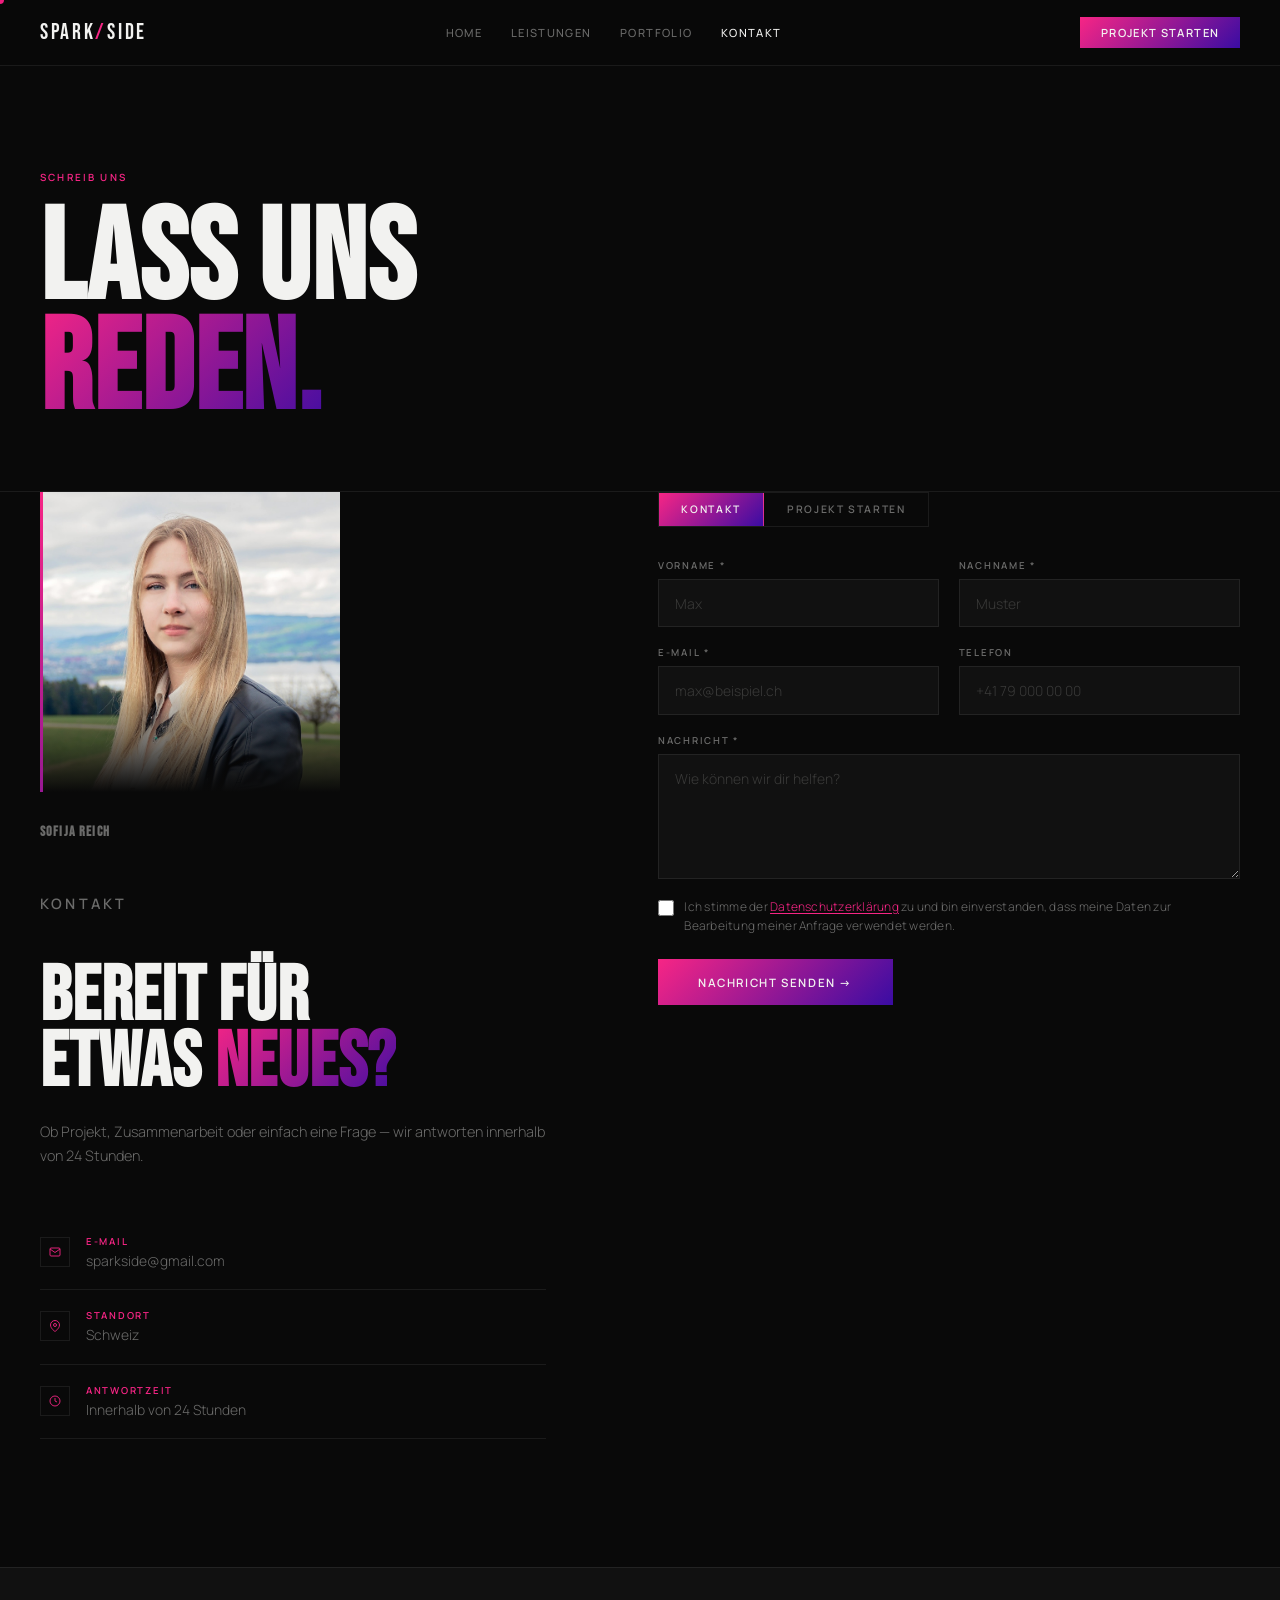
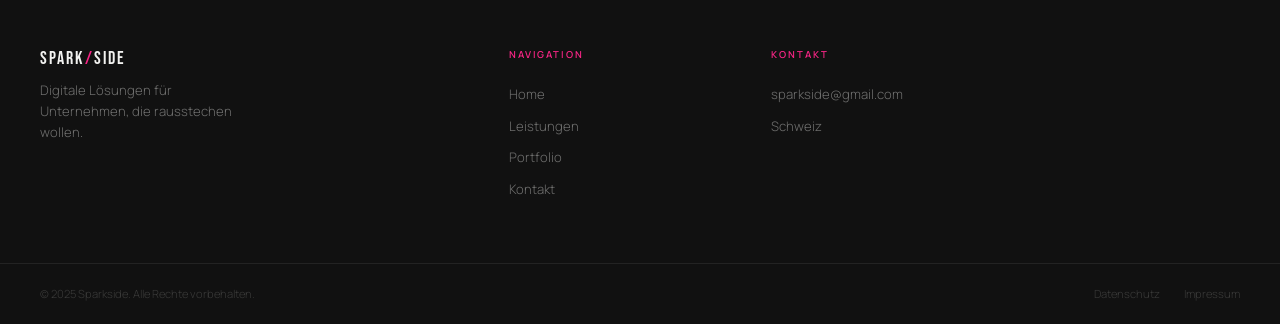
<file: contact.html>
<!DOCTYPE html>
<html lang="de">

<head>
  <meta charset="UTF-8" />
  <meta name="viewport" content="width=device-width, initial-scale=1.0" />
  <title>Kontakt — Sparkside</title>
  <link href="https://fonts.googleapis.com/css2?family=Bebas+Neue&family=Manrope:wght@300;400;500;600&display=swap"
    rel="stylesheet" />
  <link rel="stylesheet" href="style.css" />
  <style>
    .form-tabs {
      display: flex;
      gap: 0;
      margin-bottom: 2rem;
      border: 1px solid var(--bdr);
      width: fit-content;
    }

    .form-tab {
      font-size: .65rem;
      font-weight: 600;
      letter-spacing: .16em;
      text-transform: uppercase;
      padding: .6rem 1.4rem;
      cursor: pointer;
      background: transparent;
      color: var(--dim);
      border: none;
      border-right: 1px solid var(--bdr);
      transition: color .2s, background .2s;
      font-family: var(--fb);
    }

    .form-tab:last-child {
      border-right: none;
    }

    .form-tab.active {
      background: var(--grad);
      color: var(--w);
    }

    .form-panel {
      display: none;
    }

    .form-panel.active {
      display: flex;
      flex-direction: column;
      gap: 1.2rem;
    }

    .fg-check {
      display: flex;
      flex-direction: row;
      align-items: flex-start;
      gap: .65rem;
    }

    .fg-check input[type="checkbox"] {
      width: 16px;
      height: 16px;
      flex-shrink: 0;
      margin-top: 2px;
      accent-color: var(--g);
      cursor: pointer;
    }

    .fg-check label {
      font-size: .75rem;
      line-height: 1.55;
      letter-spacing: .02em;
      text-transform: none;
      color: var(--dim);
      cursor: pointer;
    }

    .fg-check label a {
      color: var(--g);
      text-decoration: underline;
      text-underline-offset: 2px;
    }

    #form-msg {
      display: none;
    }

    .cta-glow::after {
      background: radial-gradient(ellipse at 30%, rgba(247, 37, 133, .06) 0%, rgba(58, 12, 163, .04) 60%, transparent 80%);
    }
  </style>
</head>

<body>
  <div id="cur"></div>

  <nav id="nav">
    <div class="nav-in">
      <a class="logo" href="/">SPARK<span>/</span>SIDE</a>
      <ul class="nl">
        <li><a href="/">Home</a></li>
        <li><a href="/services">Leistungen</a></li>
        <li><a href="/portfolio">Portfolio</a></li>
        <li><a href="/contact" class="on">Kontakt</a></li>
      </ul>
      <a class="ncta" href="/contact?typ=projekt">Projekt starten</a>
      <button class="burg" id="burg" aria-label="Menü"><span></span><span></span><span></span></button>
    </div>
  </nav>

  <div class="drw" id="drw">
    <a href="/" onclick="closeDrawer()">Home</a>
    <a href="/services" onclick="closeDrawer()">Leistungen</a>
    <a href="/portfolio" onclick="closeDrawer()">Portfolio</a>
    <a href="/contact" onclick="closeDrawer()">Kontakt</a>
    <a class="drw-cta" href="/contact?typ=projekt" onclick="closeDrawer()">Projekt starten →</a>
  </div>

  <div class="spacer"></div>

  <main>
    <div class="ph">
      <p class="tag rv">Schreib uns</p>
      <h1 class="rv d1">LASS UNS<br><span>REDEN.</span></h1>
    </div>

    <div class="cg">
      <div class="cl rv">
        <div class="portrait-ph">
          <div class="portrait-ph-inner">
            <picture>
              <img src="assets/image00001_cropped.jpeg" alt="Sofija Reich — Sparkside" class="portrait-img" />
            </picture>
          </div>
        </div>
        <p class="portrait-name">Sofija Reich</p>
        <p class="tag">Kontakt</p>
        <h2>BEREIT FÜR<br>ETWAS <span>NEUES?</span></h2>
        <p>Ob Projekt, Zusammenarbeit oder einfach eine Frage — wir antworten innerhalb von 24 Stunden.</p>

        <div class="cdet">
          <div class="cdet-ic">
            <svg viewBox="0 0 24 24">
              <path d="M4 4h16c1.1 0 2 .9 2 2v12c0 1.1-.9 2-2 2H4c-1.1 0-2-.9-2-2V6c0-1.1.9-2 2-2z" />
              <polyline points="22,6 12,13 2,6" />
            </svg>
          </div>
          <div>
            <div class="cdet-l">E-Mail</div>
            <div class="cdet-v"><a href="mailto:sparkside@gmail.com">sparkside@gmail.com</a></div>
          </div>
        </div>

        <div class="cdet">
          <div class="cdet-ic">
            <svg viewBox="0 0 24 24">
              <path d="M21 10c0 7-9 13-9 13s-9-6-9-13a9 9 0 0 1 18 0z" />
              <circle cx="12" cy="10" r="3" />
            </svg>
          </div>
          <div>
            <div class="cdet-l">Standort</div>
            <div class="cdet-v">Schweiz</div>
          </div>
        </div>

        <div class="cdet">
          <div class="cdet-ic">
            <svg viewBox="0 0 24 24">
              <circle cx="12" cy="12" r="10" />
              <polyline points="12 6 12 12 16 14" />
            </svg>
          </div>
          <div>
            <div class="cdet-l">Antwortzeit</div>
            <div class="cdet-v">Innerhalb von 24 Stunden</div>
          </div>
        </div>
      </div>

      <div class="rv d1">
        <div class="form-tabs">
          <button class="form-tab active" onclick="switchTab('kontakt', this)">Kontakt</button>
          <button class="form-tab" onclick="switchTab('projekt', this)">Projekt starten</button>
        </div>

        <div id="form-msg" class="form-msg"></div>

        <!-- Kontakt-Formular -->
        <form id="form-kontakt" class="form-panel active" action="https://formspree.io/f/DEINE_FORMSPREE_ID"
          method="POST">
          <input type="hidden" name="_subject" value="Neue Kontaktanfrage — Sparkside" />
          <input type="hidden" name="anfrage_typ" value="Kontakt" />

          <div class="fr">
            <div class="fg">
              <label for="k-vorname">Vorname *</label>
              <input id="k-vorname" type="text" name="vorname" required placeholder="Max" autocomplete="given-name" />
            </div>
            <div class="fg">
              <label for="k-nachname">Nachname *</label>
              <input id="k-nachname" type="text" name="nachname" required placeholder="Muster"
                autocomplete="family-name" />
            </div>
          </div>

          <div class="fr">
            <div class="fg">
              <label for="k-email">E-Mail *</label>
              <input id="k-email" type="email" name="email" required placeholder="max@beispiel.ch"
                autocomplete="email" />
            </div>
            <div class="fg">
              <label for="k-telefon">Telefon</label>
              <input id="k-telefon" type="tel" name="telefon" placeholder="+41 79 000 00 00" autocomplete="tel" />
            </div>
          </div>

          <div class="fg">
            <label for="k-nachricht">Nachricht *</label>
            <textarea id="k-nachricht" name="nachricht" required placeholder="Wie können wir dir helfen?"></textarea>
          </div>

          <div class="fg-check">
            <input type="checkbox" id="k-dsgvo" name="datenschutz" required value="akzeptiert" />
            <label for="k-dsgvo">
              Ich stimme der <a href="#">Datenschutzerklärung</a> zu und bin einverstanden, dass meine Daten zur
              Bearbeitung meiner Anfrage verwendet werden.
            </label>
          </div>

          <button type="submit" class="fsub">Nachricht senden →</button>
        </form>

        <!-- Projekt-Formular -->
        <form id="form-projekt" class="form-panel" action="https://formspree.io/f/DEINE_FORMSPREE_ID" method="POST">
          <input type="hidden" name="_subject" value="Neue Projektanfrage — Sparkside" />
          <input type="hidden" name="anfrage_typ" value="Projekt starten" />

          <div class="fr">
            <div class="fg">
              <label for="p-vorname">Vorname *</label>
              <input id="p-vorname" type="text" name="vorname" required placeholder="Max" autocomplete="given-name" />
            </div>
            <div class="fg">
              <label for="p-nachname">Nachname *</label>
              <input id="p-nachname" type="text" name="nachname" required placeholder="Muster"
                autocomplete="family-name" />
            </div>
          </div>

          <div class="fr">
            <div class="fg">
              <label for="p-email">E-Mail *</label>
              <input id="p-email" type="email" name="email" required placeholder="max@beispiel.ch"
                autocomplete="email" />
            </div>
            <div class="fg">
              <label for="p-telefon">Telefon</label>
              <input id="p-telefon" type="tel" name="telefon" placeholder="+41 79 000 00 00" autocomplete="tel" />
            </div>
          </div>

          <div class="fr">
            <div class="fg">
              <label for="p-leistung">Gewünschte Leistung *</label>
              <select id="p-leistung" name="leistung" required>
                <option value="">Bitte wählen …</option>
                <option value="Webdesign & Entwicklung">Webdesign &amp; Entwicklung</option>
                <option value="Branding & Corporate Design">Branding &amp; Corporate Design</option>
                <option value="Social Media Management">Social Media Management</option>
                <option value="Print & Digitale Dossiers">Print &amp; Digitale Dossiers</option>
                <option value="SEO & Digital Ads">SEO &amp; Digital Ads</option>
                <option value="Mehrere / Paket">Mehrere / Paket</option>
              </select>
            </div>
            <div class="fg">
              <label for="p-budget">Geschätztes Budget</label>
              <select id="p-budget" name="budget">
                <option value="Noch unklar">Noch unklar</option>
                <option value="Bis CHF 2'000">Bis CHF 2'000</option>
                <option value="CHF 2'000–5'000">CHF 2'000–5'000</option>
                <option value="CHF 5'000–10'000">CHF 5'000–10'000</option>
                <option value="Über CHF 10'000">Über CHF 10'000</option>
              </select>
            </div>
          </div>

          <div class="fg">
            <label for="p-unternehmen">Unternehmen / Website</label>
            <input id="p-unternehmen" type="text" name="unternehmen" placeholder="Muster GmbH — muster.ch" />
          </div>

          <div class="fg">
            <label for="p-nachricht">Projektbeschreibung *</label>
            <textarea id="p-nachricht" name="nachricht" required
              placeholder="Erzähl uns von deinem Projekt — was soll entstehen, was sind deine Ziele?"
              style="min-height:150px"></textarea>
          </div>

          <div class="fg-check">
            <input type="checkbox" id="p-dsgvo" name="datenschutz" required value="akzeptiert" />
            <label for="p-dsgvo">
              Ich stimme der <a href="#">Datenschutzerklärung</a> zu und bin einverstanden, dass meine Daten zur
              Bearbeitung meiner Anfrage verwendet werden.
            </label>
          </div>

          <button type="submit" class="fsub">Anfrage senden →</button>
        </form>
      </div>
    </div>
  </main>

  <footer class="foot">
    <div class="foot-top">
      <div>
        <div class="fl">SPARK<span>/</span>SIDE</div>
        <p class="ft-tag">Digitale Lösungen für Unternehmen, die rausstechen wollen.</p>
      </div>
      <div class="fcol">
        <h5>Navigation</h5>
        <ul>
          <li><a href="/">Home</a></li>
          <li><a href="/services">Leistungen</a></li>
          <li><a href="/portfolio">Portfolio</a></li>
          <li><a href="/contact">Kontakt</a></li>
        </ul>
      </div>
      <div class="fcol">
        <h5>Kontakt</h5>
        <ul>
          <li><a href="mailto:sparkside@gmail.com">sparkside@gmail.com</a></li>
          <li><span style="font-size:.82rem;color:var(--dim)">Schweiz</span></li>
        </ul>
      </div>
    </div>
    <div class="foot-bot">
      <span class="fcp">© 2025 Sparkside. Alle Rechte vorbehalten.</span>
      <div class="flg"><a href="#">Datenschutz</a><a href="#">Impressum</a></div>
    </div>
  </footer>

  <script src="script.js"></script>
  <script>
    function switchTab(panel, btn) {
      document.querySelectorAll('.form-tab').forEach(function (t) { t.classList.remove('active'); });
      document.querySelectorAll('.form-panel').forEach(function (p) { p.classList.remove('active'); });
      btn.classList.add('active');
      document.getElementById('form-' + panel).classList.add('active');
      var msg = document.getElementById('form-msg');
      msg.style.display = 'none';
      msg.className = 'form-msg';
    }

    (function () {
      var params = new URLSearchParams(window.location.search);
      if (params.get('typ') === 'projekt') {
        var btn = document.querySelectorAll('.form-tab')[1];
        if (btn) switchTab('projekt', btn);
      }

      ['form-kontakt', 'form-projekt'].forEach(function (id) {
        var form = document.getElementById(id);
        if (!form) return;

        form.addEventListener('submit', async function (e) {
          e.preventDefault();
          var submitBtn = form.querySelector('.fsub');
          var originalText = submitBtn.textContent;
          var msg = document.getElementById('form-msg');

          submitBtn.disabled = true;
          submitBtn.textContent = 'Wird gesendet …';

          try {
            var res = await fetch(form.action, {
              method: 'POST',
              body: new FormData(form),
              headers: { 'Accept': 'application/json' }
            });

            if (res.ok) {
              msg.className = 'form-msg success';
              msg.textContent = 'Vielen Dank — wir melden uns innerhalb von 24 Stunden bei dir.';
              msg.style.display = 'block';
              form.reset();
            } else {
              var data = await res.json();
              throw new Error(data.errors ? data.errors.map(function (e) { return e.message; }).join(', ') : 'Fehler');
            }
          } catch (err) {
            msg.className = 'form-msg error';
            msg.textContent = 'Etwas ist schiefgelaufen. Bitte versuche es erneut oder schreib uns direkt: sparkside@gmail.com';
            msg.style.display = 'block';
          }

          submitBtn.disabled = false;
          submitBtn.textContent = originalText;
          msg.scrollIntoView({ behavior: 'smooth', block: 'nearest' });
        });
      });
    })();
  </script>
</body>

</html>
</file>
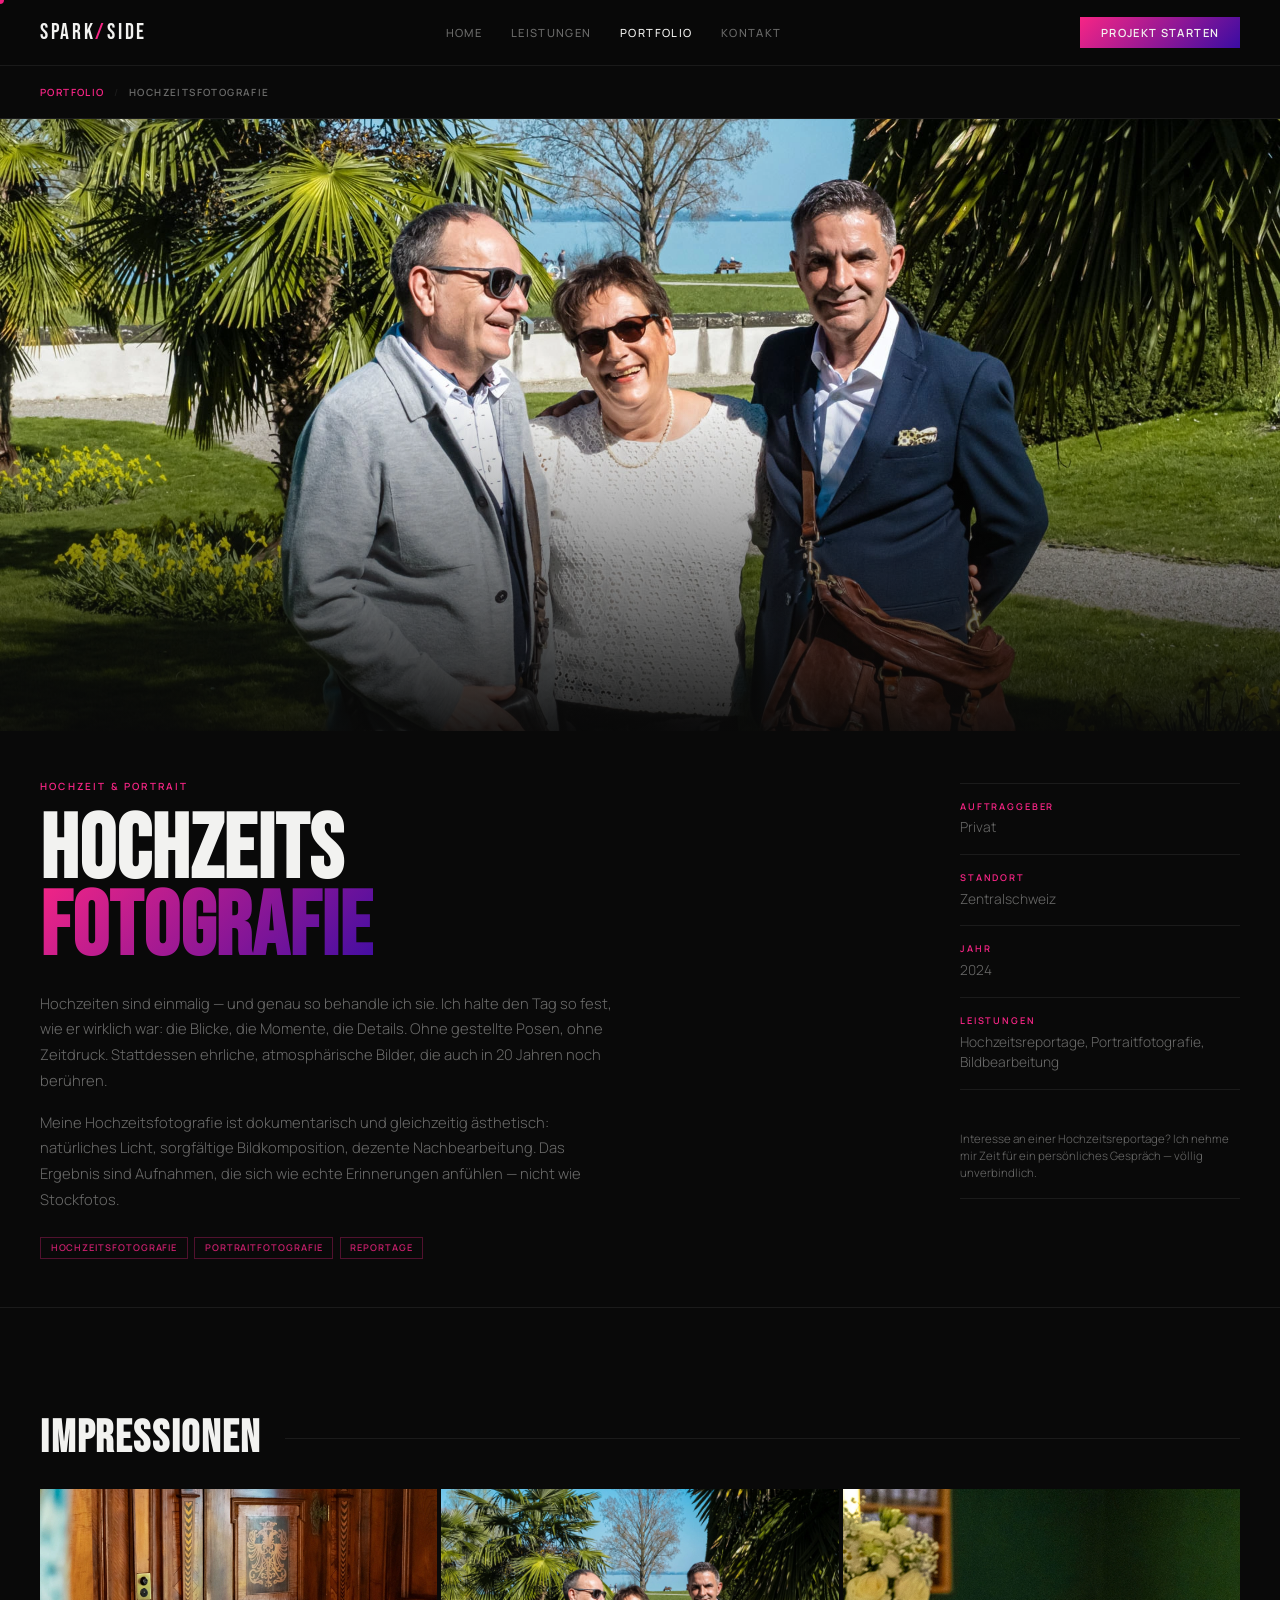
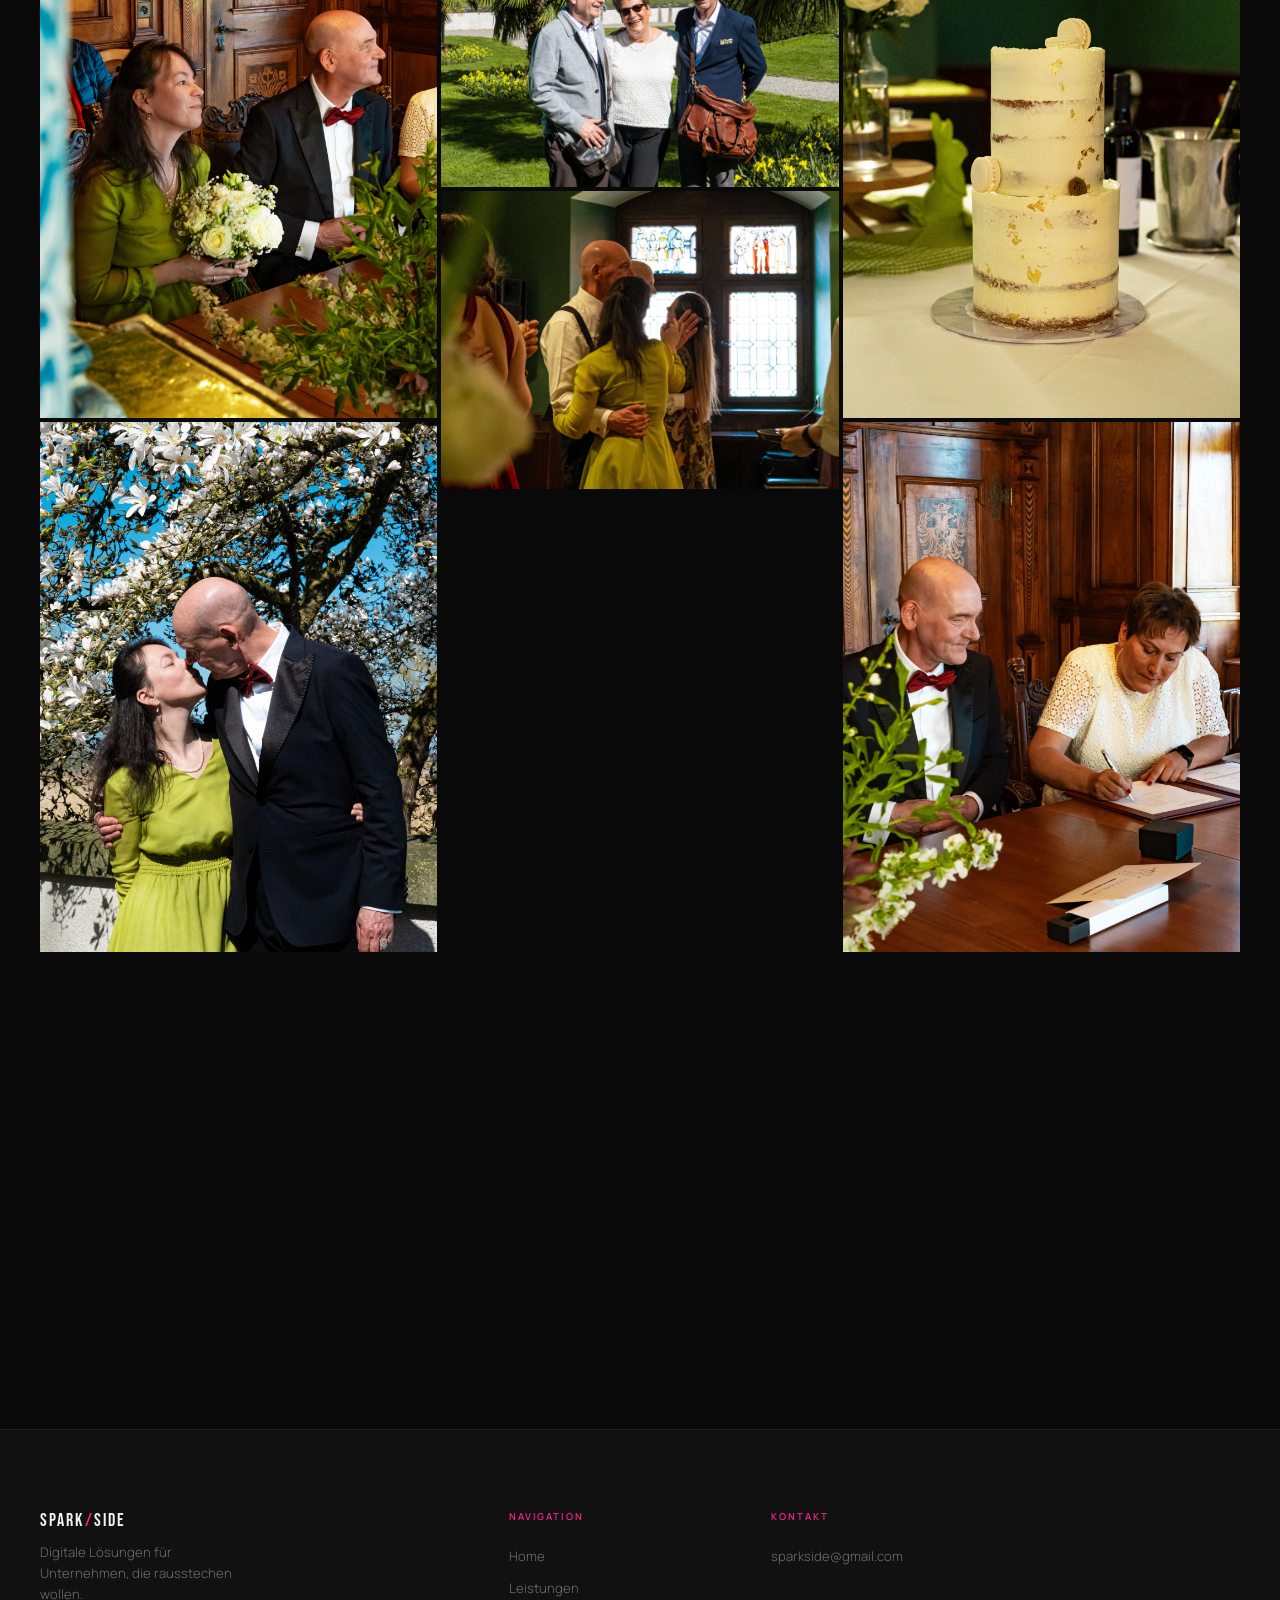
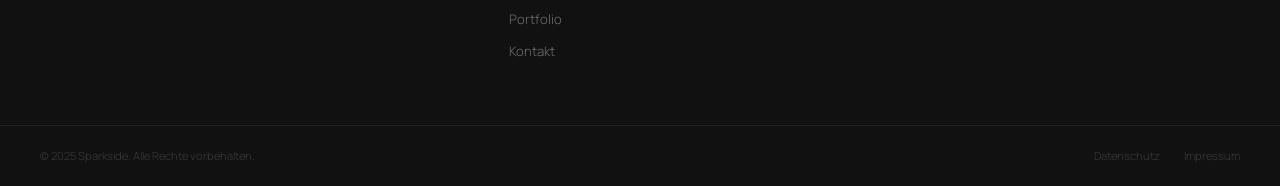
<file: projekt-hochzeit.html>
<!DOCTYPE html>
<html lang="de">
<head>
  <meta charset="UTF-8" />
  <meta name="viewport" content="width=device-width, initial-scale=1.0" />
  <title>Hochzeitsfotografie — Sparkside Portfolio</title>
  <link href="https://fonts.googleapis.com/css2?family=Bebas+Neue&family=Manrope:wght@300;400;500;600&display=swap" rel="stylesheet" />
  <link rel="stylesheet" href="style.css" />
</head>
<body>
  <div id="cur"></div>
  <nav id="nav">
    <div class="nav-in">
      <a class="logo" href="/">SPARK<span>/</span>SIDE</a>
      <ul class="nl">
        <li><a href="/">Home</a></li>
        <li><a href="/services">Leistungen</a></li>
        <li><a href="/portfolio" class="on">Portfolio</a></li>
        <li><a href="/contact">Kontakt</a></li>
      </ul>
      <a class="ncta" href="/contact?typ=projekt">Projekt starten</a>
      <button class="burg" id="burg" aria-label="Menü"><span></span><span></span><span></span></button>
    </div>
  </nav>
  <div class="drw" id="drw">
    <a href="/" onclick="closeDrawer()">Home</a>
    <a href="/services" onclick="closeDrawer()">Leistungen</a>
    <a href="/portfolio" onclick="closeDrawer()">Portfolio</a>
    <a href="/contact" onclick="closeDrawer()">Kontakt</a>
    <a class="drw-cta" href="/contact?typ=projekt" onclick="closeDrawer()">Projekt starten →</a>
  </div>
  <div class="spacer"></div>

  <main>
    <div class="breadcrumb">
      <a href="/portfolio">Portfolio</a>
      <span class="breadcrumb-sep">/</span>
      <span>Hochzeitsfotografie</span>
    </div>

    <div class="proj-hero">
      <img src="assets/hochzeit/hochzeit-3.webp" alt="Hochzeitsfotografie" />
    </div>

    <div class="proj-meta">
      <div>
        <p class="tag rv">Hochzeit & Portrait</p>
        <h1 class="proj-title rv d1">HOCHZEITS<br><span>FOTOGRAFIE</span></h1>
        <p class="proj-desc rv d2">
          Hochzeiten sind einmalig — und genau so behandle ich sie. Ich halte den Tag so fest, wie er wirklich war: die Blicke, die Momente, die Details. Ohne gestellte Posen, ohne Zeitdruck. Stattdessen ehrliche, atmosphärische Bilder, die auch in 20 Jahren noch berühren.
        </p>
        <p class="proj-desc rv d2" style="margin-top:-.5rem">
          Meine Hochzeitsfotografie ist dokumentarisch und gleichzeitig ästhetisch: natürliches Licht, sorgfältige Bildkomposition, dezente Nachbearbeitung. Das Ergebnis sind Aufnahmen, die sich wie echte Erinnerungen anfühlen — nicht wie Stockfotos.
        </p>
        <div class="pi-tags rv d3">
          <span class="pi-tag" style="border-color:rgba(247,37,133,.3);color:rgba(247,37,133,.8)">Hochzeitsfotografie</span>
          <span class="pi-tag" style="border-color:rgba(247,37,133,.3);color:rgba(247,37,133,.8)">Portraitfotografie</span>
          <span class="pi-tag" style="border-color:rgba(247,37,133,.3);color:rgba(247,37,133,.8)">Reportage</span>
        </div>
      </div>
      <div class="proj-sidebar rv d2">
        <div class="proj-info-row">
          <div class="proj-info-label">Auftraggeber</div>
          <div class="proj-info-val">Privat</div>
        </div>
        <div class="proj-info-row">
          <div class="proj-info-label">Standort</div>
          <div class="proj-info-val">Zentralschweiz</div>
        </div>
        <div class="proj-info-row">
          <div class="proj-info-label">Jahr</div>
          <div class="proj-info-val">2024</div>
        </div>
        <div class="proj-info-row">
          <div class="proj-info-label">Leistungen</div>
          <div class="proj-info-val">Hochzeitsreportage, Portraitfotografie, Bildbearbeitung</div>
        </div>
        <div class="proj-info-row" style="margin-top:1.5rem">
          <div class="proj-info-val" style="font-size:.72rem;color:var(--dim);line-height:1.5">Interesse an einer Hochzeitsreportage? Ich nehme mir Zeit für ein persönliches Gespräch — völlig unverbindlich.</div>
        </div>
      </div>
    </div>

    <div class="proj-body">
      <h2 class="proj-section-title rv">IMPRESSIONEN</h2>
      <div class="gal rv d1">
        <div class="gal-item"><img src="assets/hochzeit/hochzeit-1.webp" alt="Hochzeitsfotografie" loading="lazy" /></div>
        <div class="gal-item"><img src="assets/hochzeit/hochzeit-2.webp" alt="Hochzeitsfotografie" loading="lazy" /></div>
        <div class="gal-item"><img src="assets/hochzeit/hochzeit-3.webp" alt="Hochzeitsfotografie" loading="lazy" /></div>
        <div class="gal-item"><img src="assets/hochzeit/hochzeit-4.webp" alt="Hochzeitsfotografie" loading="lazy" /></div>
        <div class="gal-item"><img src="assets/hochzeit/hochzeit-5.webp" alt="Hochzeitsfotografie" loading="lazy" /></div>
        <div class="gal-item"><img src="assets/hochzeit/hochzeit-6.webp" alt="Hochzeitsfotografie" loading="lazy" /></div>
      </div>

      <div class="proj-cta-block rv" style="text-align:center;padding:4rem 2rem 2rem">
        <p style="font-size:.75rem;letter-spacing:.14em;text-transform:uppercase;color:var(--dim);margin-bottom:1rem">Euer grosser Tag verdient die besten Bilder</p>
        <h3 style="font-family:var(--fh);font-size:clamp(2rem,4vw,3.5rem);color:var(--w);margin-bottom:1.5rem">LASS UNS REDEN.</h3>
        <a class="btn btn-g" href="/contact?typ=hochzeit">Anfrage stellen</a>
      </div>

      <div class="proj-nav rv">
        <a class="tlink" href="/portfolio">← Zurück zum Portfolio</a>
        <a class="btn btn-g" href="/contact?typ=projekt">Projekt anfragen</a>
      </div>
    </div>
  </main>

  <footer class="foot">
    <div class="foot-top">
      <div><div class="fl">SPARK<span>/</span>SIDE</div><p class="ft-tag">Digitale Lösungen für Unternehmen, die rausstechen wollen.</p></div>
      <div class="fcol"><h5>Navigation</h5><ul><li><a href="/">Home</a></li><li><a href="/services">Leistungen</a></li><li><a href="/portfolio">Portfolio</a></li><li><a href="/contact">Kontakt</a></li></ul></div>
      <div class="fcol"><h5>Kontakt</h5><ul><li><a href="mailto:sparkside@gmail.com">sparkside@gmail.com</a></li></ul></div>
    </div>
    <div class="foot-bot"><span class="fcp">© 2025 Sparkside. Alle Rechte vorbehalten.</span><div class="flg"><a href="#">Datenschutz</a><a href="#">Impressum</a></div></div>
  </footer>
  <script src="script.js"></script>
</body>
</html>
</file>
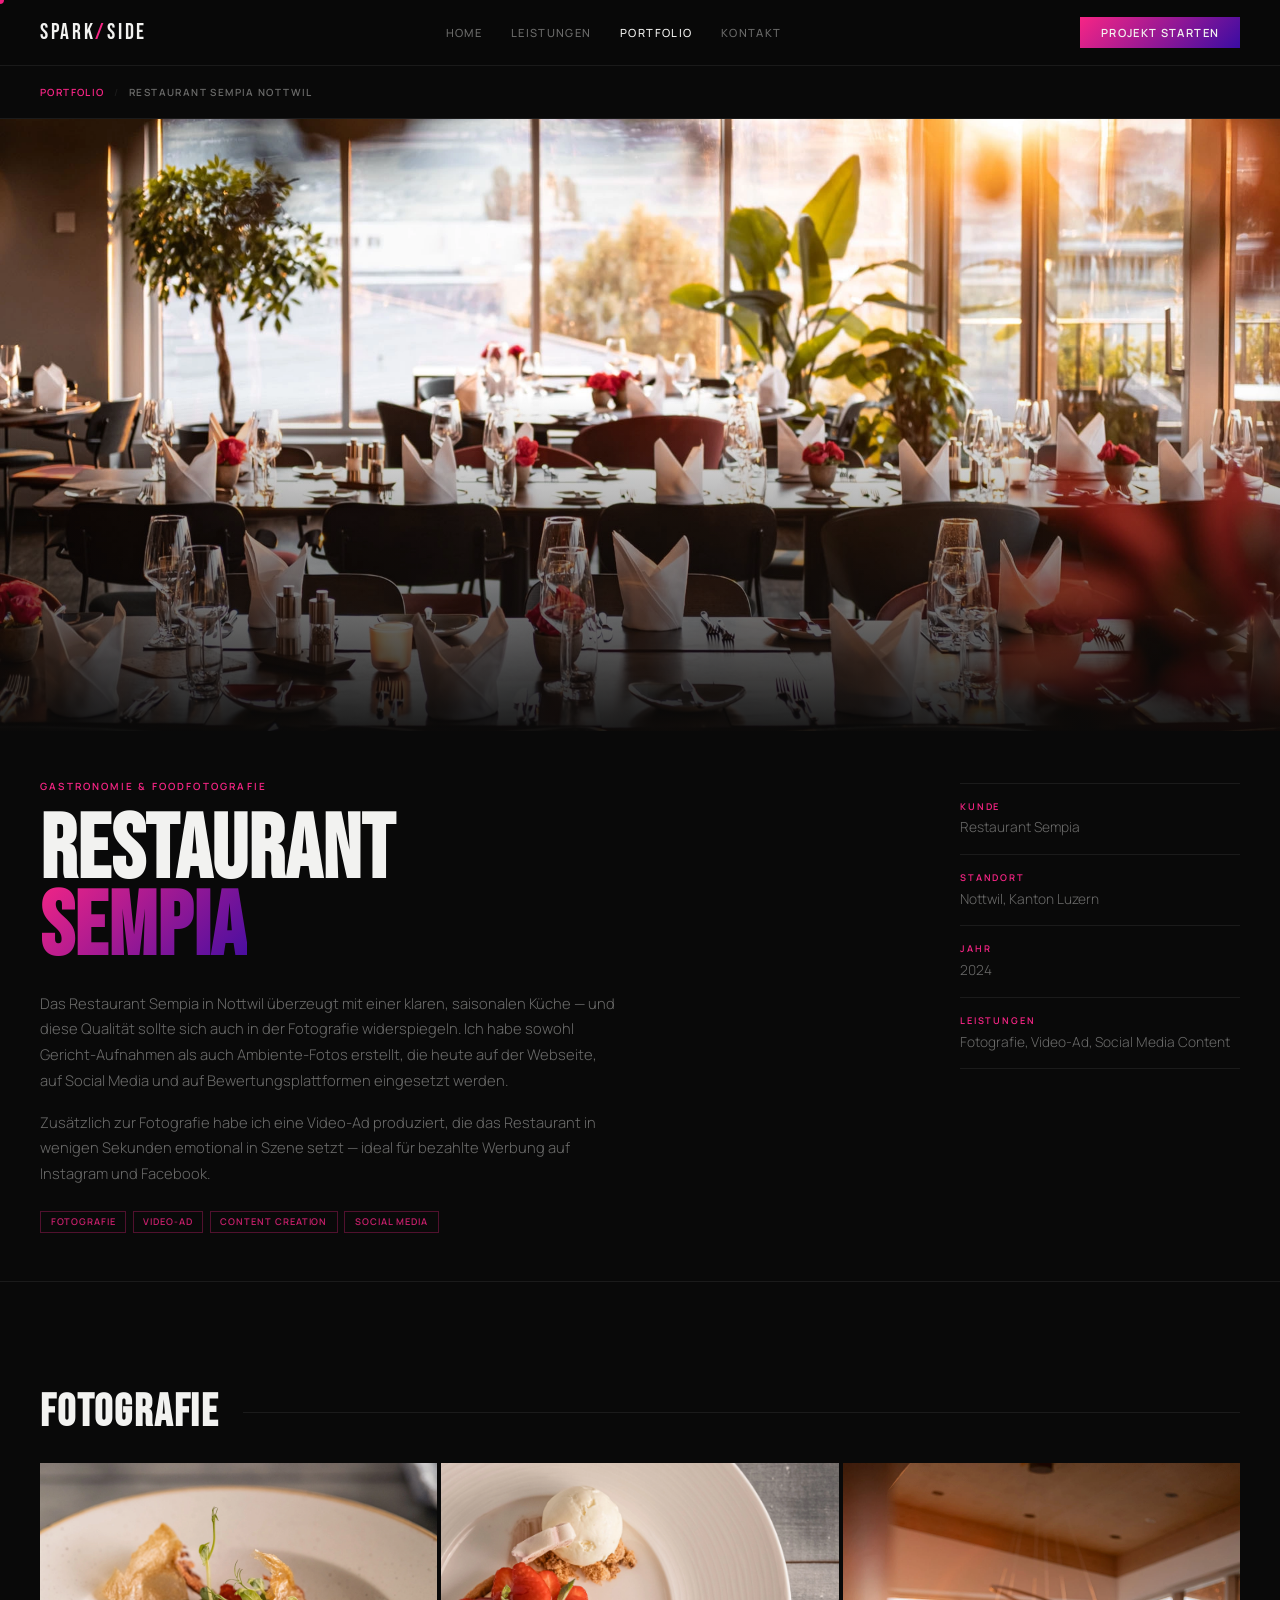
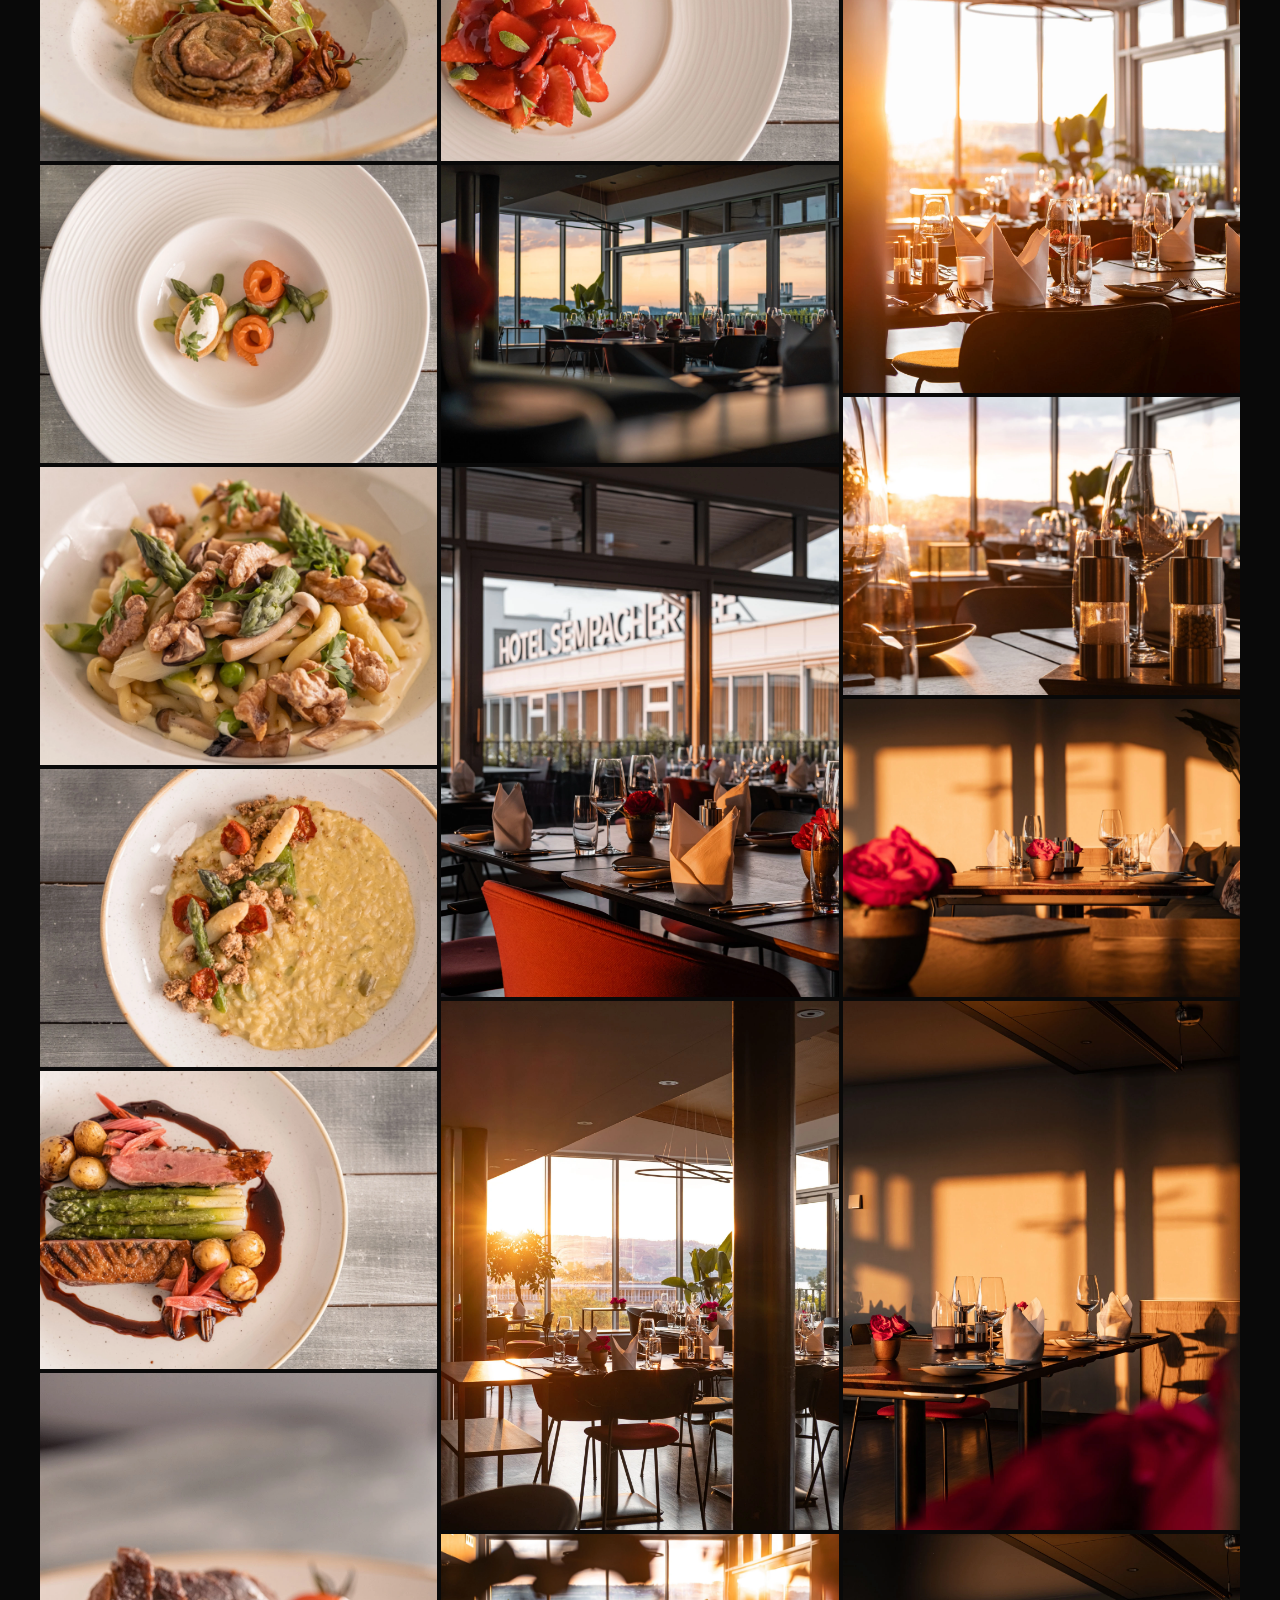
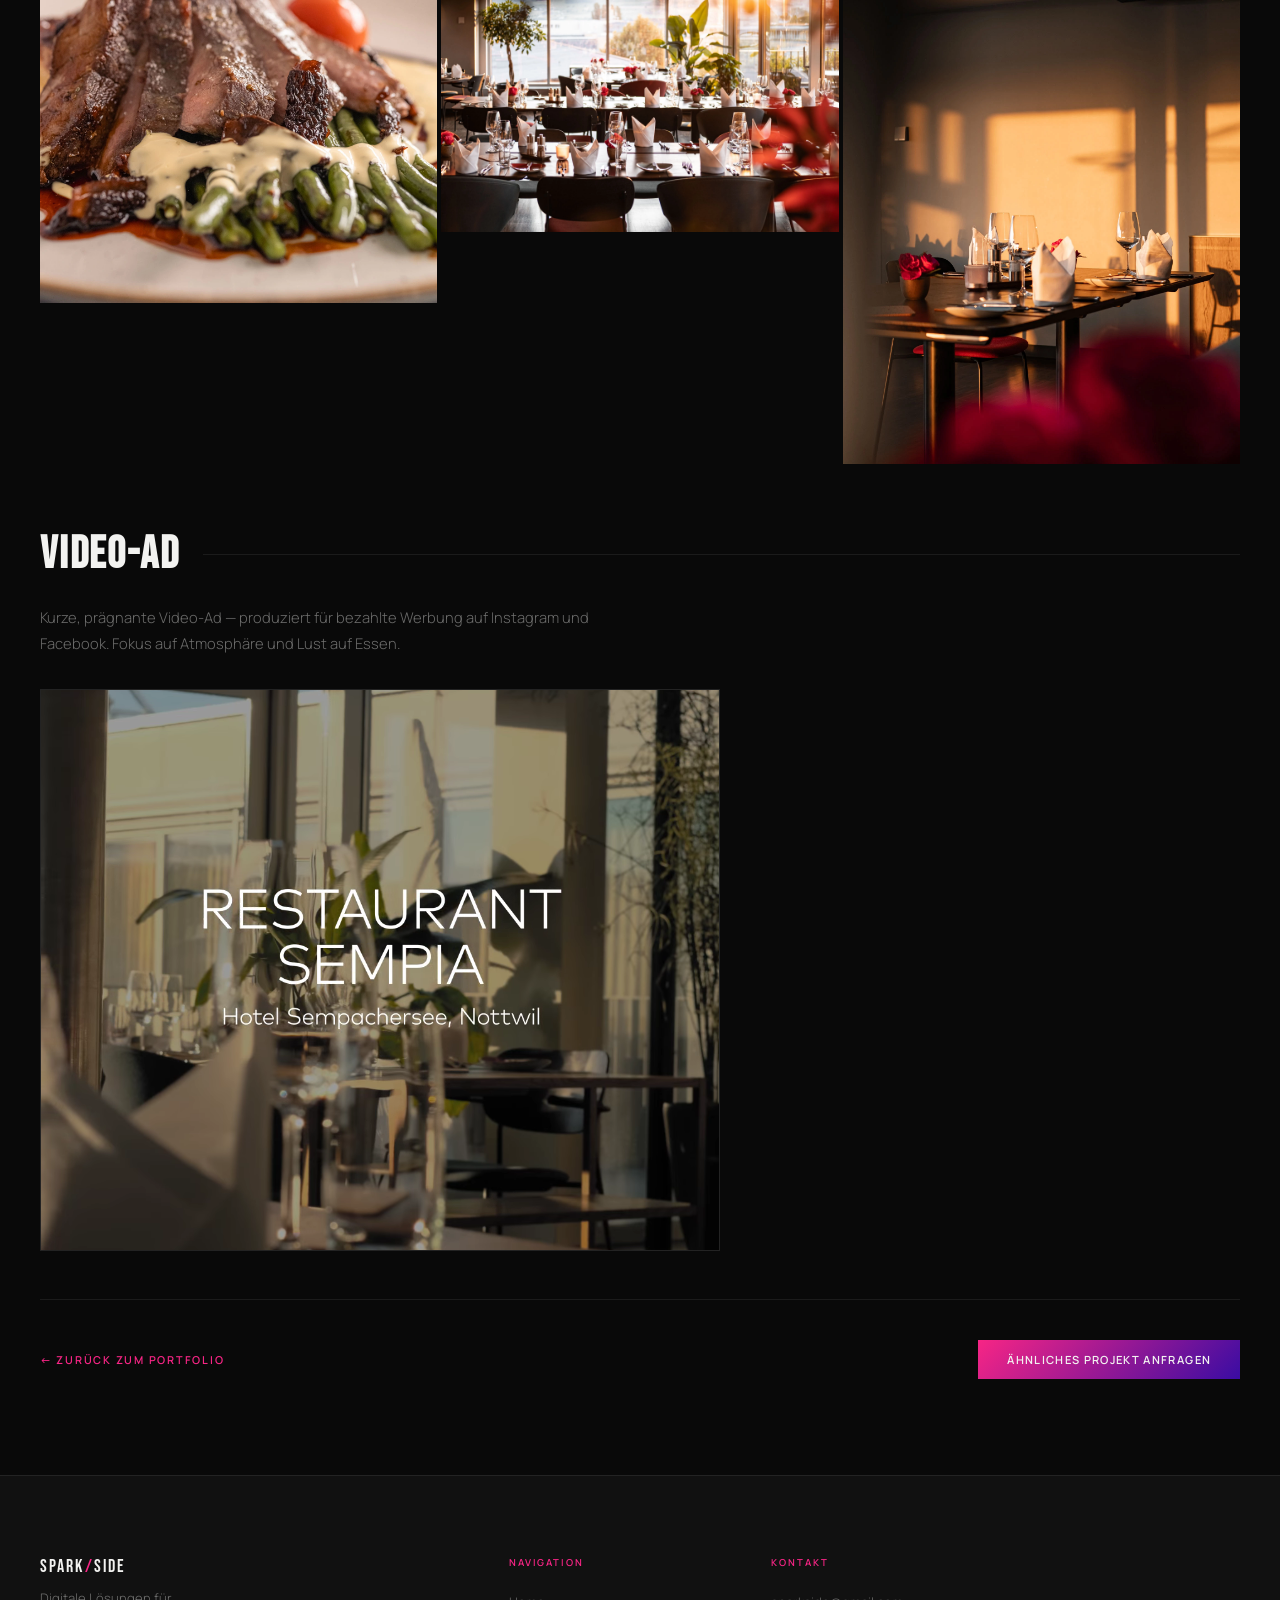
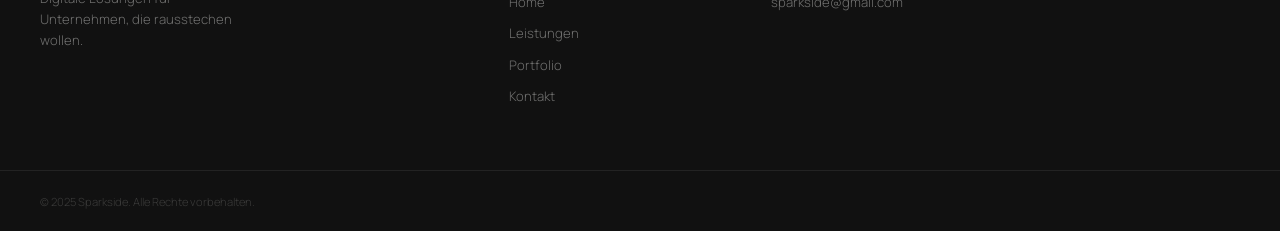
<file: projekt-sempia.html>
<!DOCTYPE html>
<html lang="de">
<head>
  <meta charset="UTF-8" />
  <meta name="viewport" content="width=device-width, initial-scale=1.0" />
  <title>Restaurant Sempia Nottwil — Sparkside Portfolio</title>
  <link href="https://fonts.googleapis.com/css2?family=Bebas+Neue&family=Manrope:wght@300;400;500;600&display=swap" rel="stylesheet" />
  <link rel="stylesheet" href="style.css" />
</head>
<body>
  <div id="cur"></div>
  <nav id="nav">
    <div class="nav-in">
      <a class="logo" href="/">SPARK<span>/</span>SIDE</a>
      <ul class="nl">
        <li><a href="/">Home</a></li>
        <li><a href="/services">Leistungen</a></li>
        <li><a href="/portfolio" class="on">Portfolio</a></li>
        <li><a href="/contact">Kontakt</a></li>
      </ul>
      <a class="ncta" href="/contact?typ=projekt">Projekt starten</a>
      <button class="burg" id="burg" aria-label="Menü"><span></span><span></span><span></span></button>
    </div>
  </nav>
  <div class="drw" id="drw">
    <a href="/" onclick="closeDrawer()">Home</a>
    <a href="/services" onclick="closeDrawer()">Leistungen</a>
    <a href="/portfolio" onclick="closeDrawer()">Portfolio</a>
    <a href="/contact" onclick="closeDrawer()">Kontakt</a>
    <a class="drw-cta" href="/contact?typ=projekt" onclick="closeDrawer()">Projekt starten →</a>
  </div>
  <div class="spacer"></div>

  <main>
    <div class="breadcrumb">
      <a href="/portfolio">Portfolio</a>
      <span class="breadcrumb-sep">/</span>
      <span>Restaurant Sempia Nottwil</span>
    </div>

    <div class="proj-hero">
      <img src="assets/sempia/dsf-0025.webp" alt="Restaurant Sempia Nottwil — Atmosphäre" />
    </div>

    <div class="proj-meta">
      <div>
        <p class="tag rv">Gastronomie & Foodfotografie</p>
        <h1 class="proj-title rv d1">RESTAURANT<br><span>SEMPIA</span></h1>
        <p class="proj-desc rv d2">
          Das Restaurant Sempia in Nottwil überzeugt mit einer klaren, saisonalen Küche — und diese Qualität sollte sich auch in der Fotografie widerspiegeln. Ich habe sowohl Gericht-Aufnahmen als auch Ambiente-Fotos erstellt, die heute auf der Webseite, auf Social Media und auf Bewertungsplattformen eingesetzt werden.
        </p>
        <p class="proj-desc rv d2" style="margin-top:-.5rem">
          Zusätzlich zur Fotografie habe ich eine Video-Ad produziert, die das Restaurant in wenigen Sekunden emotional in Szene setzt — ideal für bezahlte Werbung auf Instagram und Facebook.
        </p>
        <div class="pi-tags rv d3">
          <span class="pi-tag" style="border-color:rgba(247,37,133,.3);color:rgba(247,37,133,.8)">Fotografie</span>
          <span class="pi-tag" style="border-color:rgba(247,37,133,.3);color:rgba(247,37,133,.8)">Video-Ad</span>
          <span class="pi-tag" style="border-color:rgba(247,37,133,.3);color:rgba(247,37,133,.8)">Content Creation</span>
          <span class="pi-tag" style="border-color:rgba(247,37,133,.3);color:rgba(247,37,133,.8)">Social Media</span>
        </div>
      </div>
      <div class="proj-sidebar rv d2">
        <div class="proj-info-row">
          <div class="proj-info-label">Kunde</div>
          <div class="proj-info-val">Restaurant Sempia</div>
        </div>
        <div class="proj-info-row">
          <div class="proj-info-label">Standort</div>
          <div class="proj-info-val">Nottwil, Kanton Luzern</div>
        </div>
        <div class="proj-info-row">
          <div class="proj-info-label">Jahr</div>
          <div class="proj-info-val">2024</div>
        </div>
        <div class="proj-info-row">
          <div class="proj-info-label">Leistungen</div>
          <div class="proj-info-val">Fotografie, Video-Ad, Social Media Content</div>
        </div>
      </div>
    </div>

    <div class="proj-body">
      <h2 class="proj-section-title rv">FOTOGRAFIE</h2>
      <div class="gal rv d1">
        <div class="gal-item"><img src="assets/sempia/dscf2470.webp" alt="Restaurant Sempia" loading="lazy" /></div>
        <div class="gal-item"><img src="assets/sempia/dscf2472.webp" alt="Restaurant Sempia" loading="lazy" /></div>
        <div class="gal-item"><img src="assets/sempia/dscf2492.webp" alt="Restaurant Sempia" loading="lazy" /></div>
        <div class="gal-item"><img src="assets/sempia/dscf2495.webp" alt="Restaurant Sempia" loading="lazy" /></div>
        <div class="gal-item"><img src="assets/sempia/dscf2499.webp" alt="Restaurant Sempia" loading="lazy" /></div>
        <div class="gal-item"><img src="assets/sempia/dscf2518.webp" alt="Restaurant Sempia" loading="lazy" /></div>
        <div class="gal-item"><img src="assets/sempia/dscf2521.webp" alt="Restaurant Sempia" loading="lazy" /></div>
        <div class="gal-item"><img src="assets/sempia/dsf-0001.webp" alt="Restaurant Sempia" loading="lazy" /></div>
        <div class="gal-item"><img src="assets/sempia/dsf-0009.webp" alt="Restaurant Sempia" loading="lazy" /></div>
        <div class="gal-item"><img src="assets/sempia/dsf-0018.webp" alt="Restaurant Sempia" loading="lazy" /></div>
        <div class="gal-item"><img src="assets/sempia/dsf-0025.webp" alt="Restaurant Sempia" loading="lazy" /></div>
        <div class="gal-item"><img src="assets/sempia/dsf-0031.webp" alt="Restaurant Sempia" loading="lazy" /></div>
        <div class="gal-item"><img src="assets/sempia/dsf-0041.webp" alt="Restaurant Sempia" loading="lazy" /></div>
        <div class="gal-item"><img src="assets/sempia/dsf-0063.webp" alt="Restaurant Sempia" loading="lazy" /></div>
        <div class="gal-item"><img src="assets/sempia/dsf-0070.webp" alt="Restaurant Sempia" loading="lazy" /></div>
        <div class="gal-item"><img src="assets/sempia/dsf-0080.webp" alt="Restaurant Sempia" loading="lazy" /></div>
      </div>

      <h2 class="proj-section-title rv" style="margin-top:4rem">VIDEO-AD</h2>
      <p class="proj-desc rv" style="margin-bottom:2rem">
        Kurze, prägnante Video-Ad — produziert für bezahlte Werbung auf Instagram und Facebook. Fokus auf Atmosphäre und Lust auf Essen.
      </p>
      <div class="vid-grid rv d1" style="grid-template-columns:minmax(0,680px)">
        <div class="vid-item vid-autoplay">
          <video id="sempia-vid" poster="assets/posters/sempia-video-ad-poster.jpg" src="assets/videos/sempia-video-ad.webm" muted loop playsinline preload="metadata" style="cursor:pointer;" onclick="this.paused?this.play():this.pause()"></video>
        </div>
      </div>
      <script>
        (function(){
          var v = document.getElementById('sempia-vid');
          var ob = new IntersectionObserver(function(entries){
            entries.forEach(function(e){
              if(e.isIntersecting){ v.play(); } else { v.pause(); }
            });
          }, {threshold: 0.4});
          ob.observe(v);
        })();
      </script>

      <div class="proj-nav rv">
        <a class="tlink" href="/portfolio">← Zurück zum Portfolio</a>
        <a class="btn btn-g" href="/contact?typ=projekt">Ähnliches Projekt anfragen</a>
      </div>
    </div>
  </main>

  <footer class="foot">
    <div class="foot-top">
      <div>
        <div class="fl">SPARK<span>/</span>SIDE</div>
        <p class="ft-tag">Digitale Lösungen für Unternehmen, die rausstechen wollen.</p>
      </div>
      <div class="fcol">
        <h5>Navigation</h5>
        <ul>
          <li><a href="/">Home</a></li>
          <li><a href="/services">Leistungen</a></li>
          <li><a href="/portfolio">Portfolio</a></li>
          <li><a href="/contact">Kontakt</a></li>
        </ul>
      </div>
      <div class="fcol">
        <h5>Kontakt</h5>
        <ul><li><a href="mailto:sparkside@gmail.com">sparkside@gmail.com</a></li></ul>
      </div>
    </div>
    <div class="foot-bot">
      <span class="fcp">© 2025 Sparkside. Alle Rechte vorbehalten.</span>
</file>
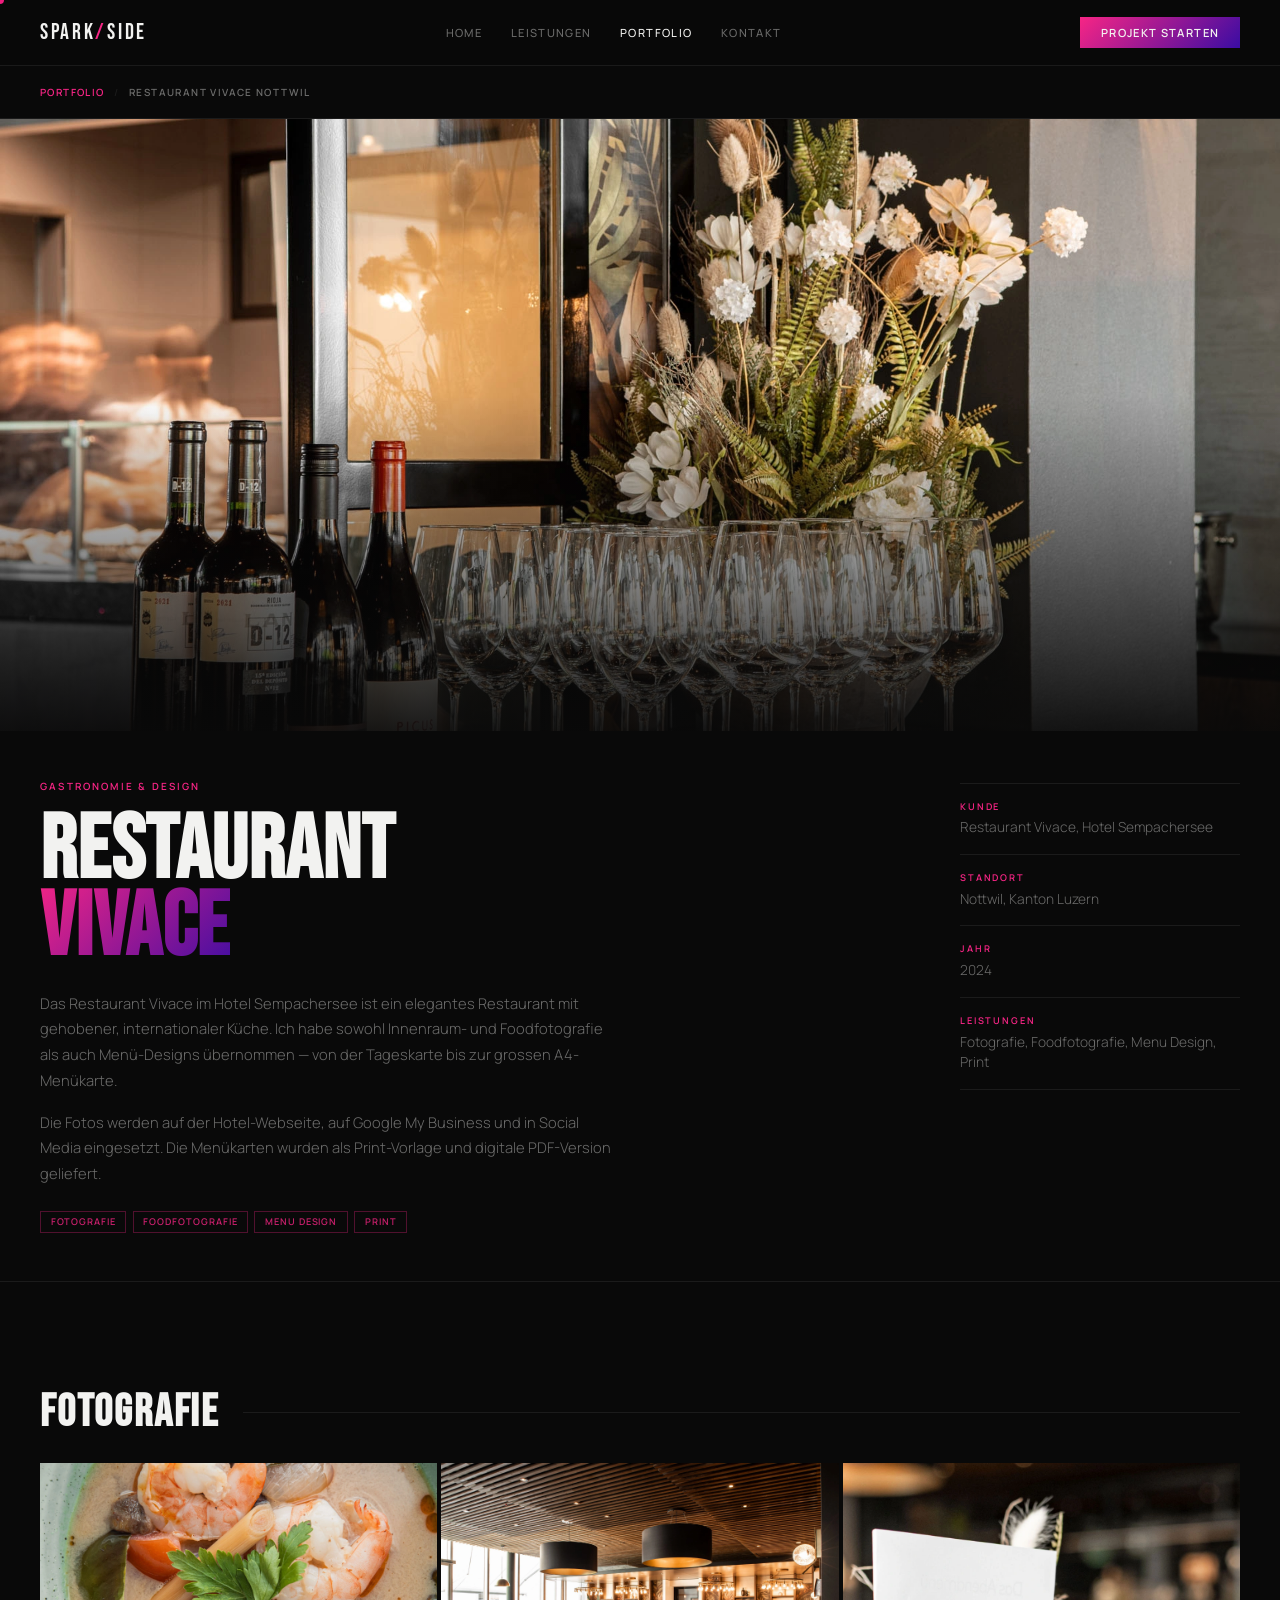
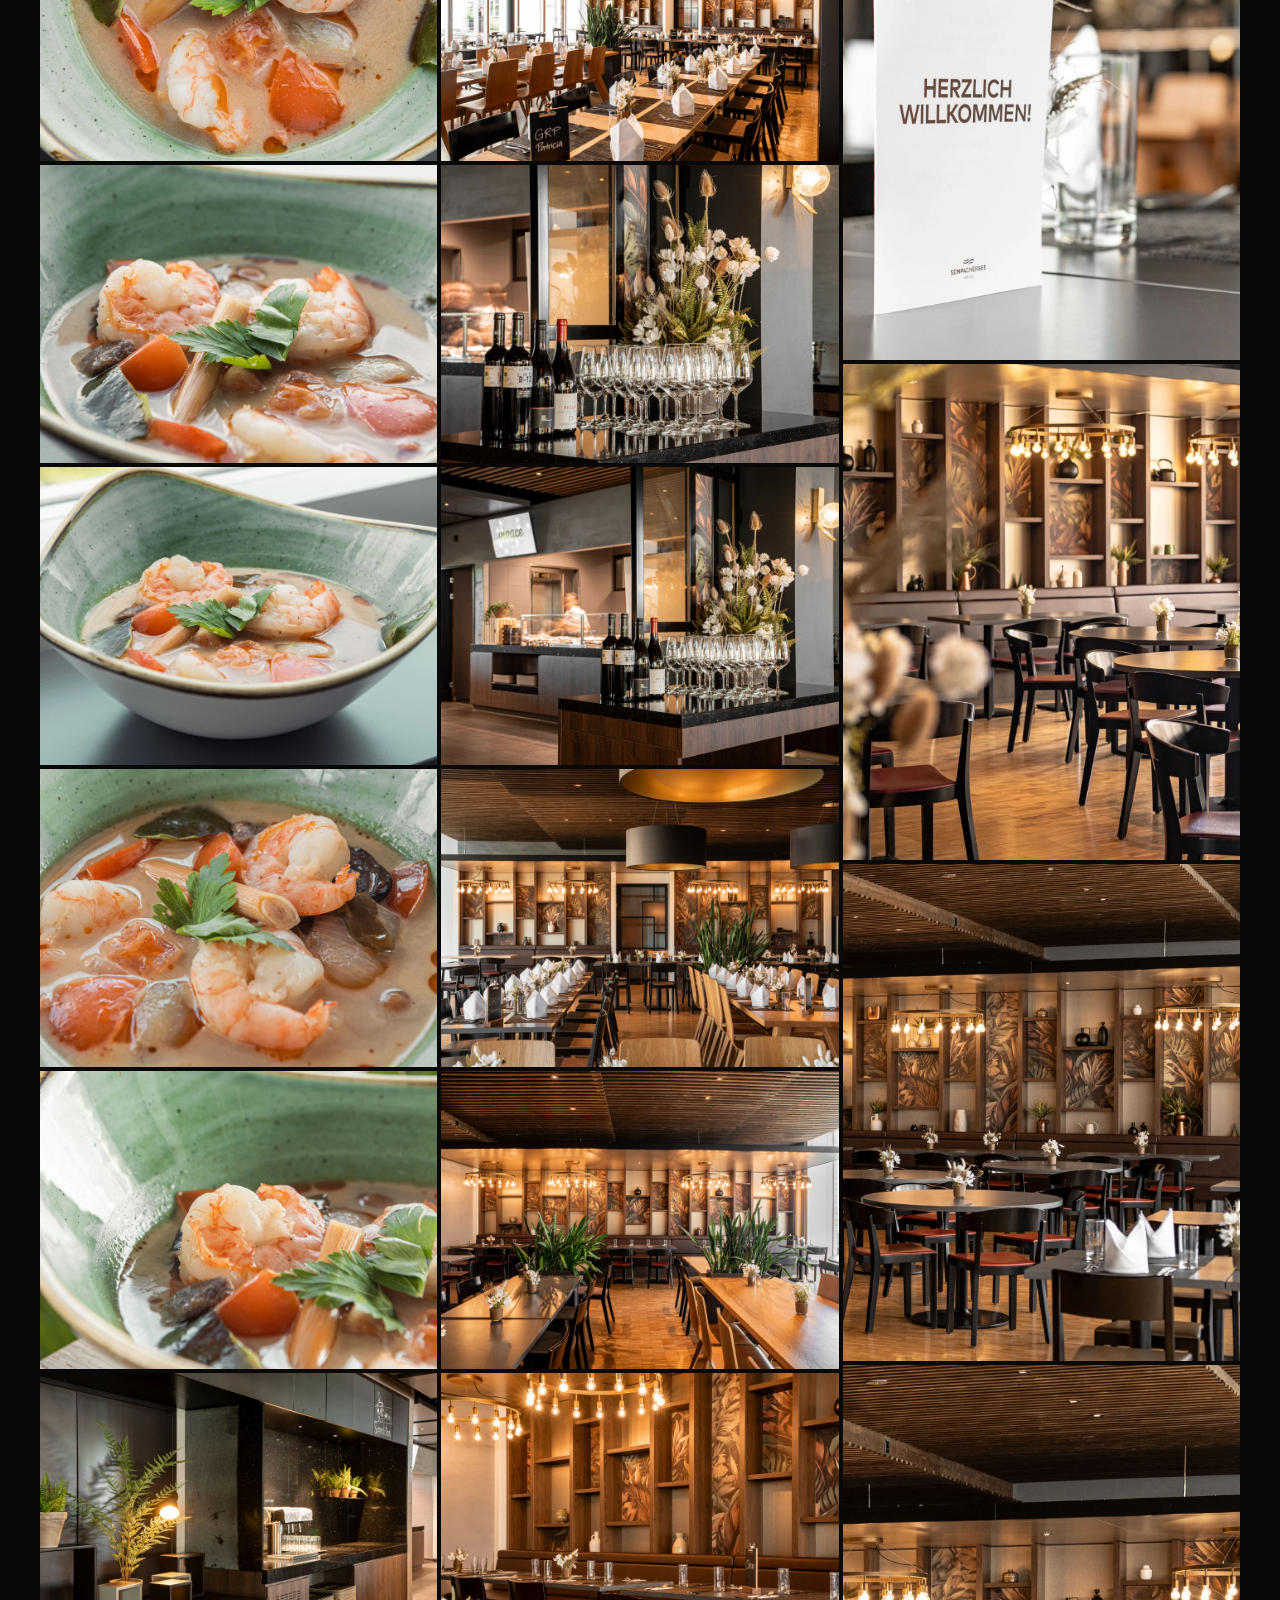
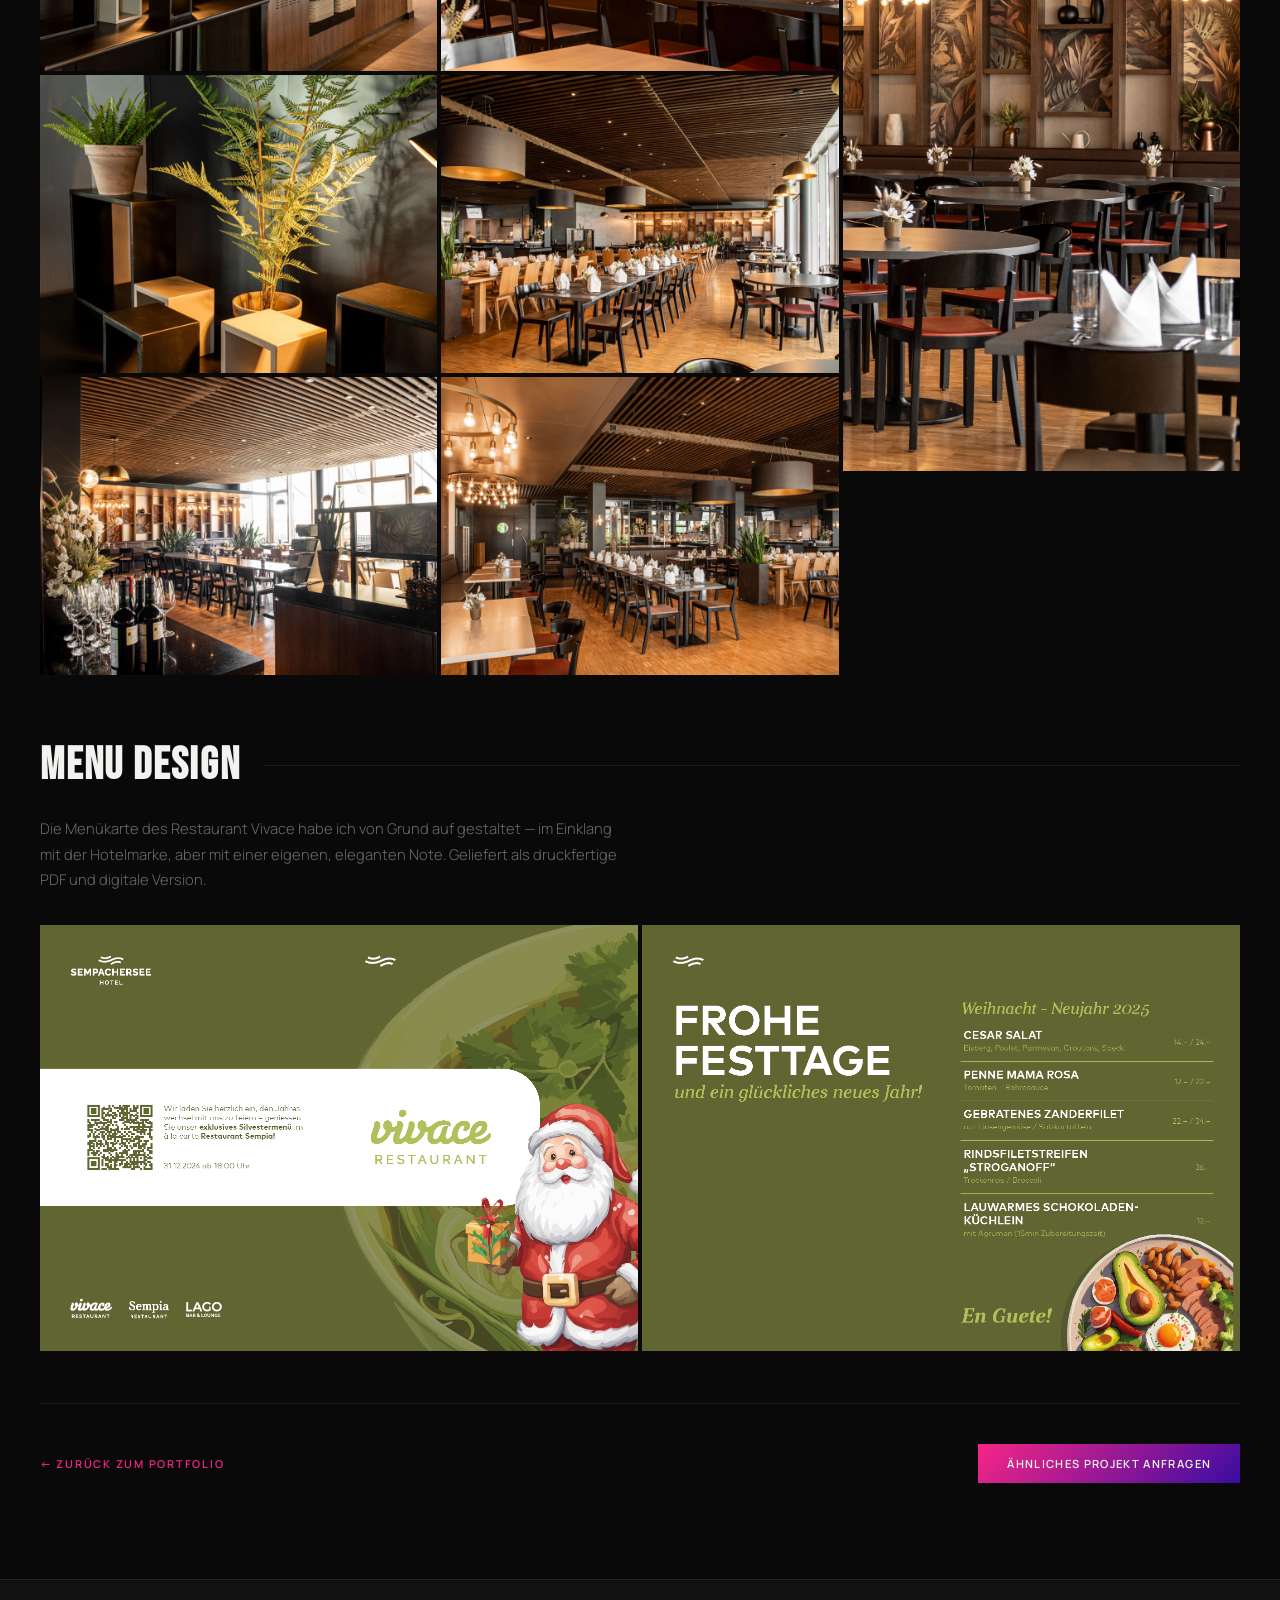
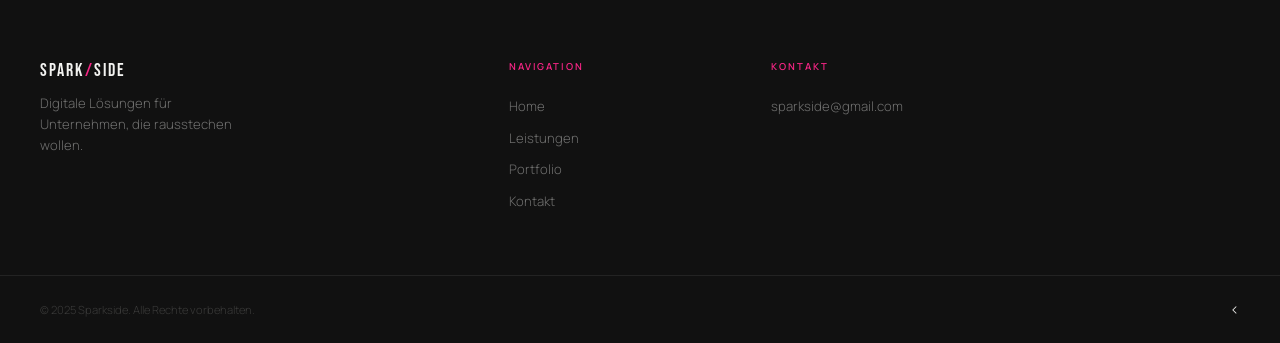
<file: projekt-vivace.html>
<!DOCTYPE html>
<html lang="de">
<head>
  <meta charset="UTF-8" />
  <meta name="viewport" content="width=device-width, initial-scale=1.0" />
  <title>Restaurant Vivace Nottwil — Sparkside Portfolio</title>
  <link href="https://fonts.googleapis.com/css2?family=Bebas+Neue&family=Manrope:wght@300;400;500;600&display=swap" rel="stylesheet" />
  <link rel="stylesheet" href="style.css" />
</head>
<body>
  <div id="cur"></div>
  <nav id="nav">
    <div class="nav-in">
      <a class="logo" href="/">SPARK<span>/</span>SIDE</a>
      <ul class="nl">
        <li><a href="/">Home</a></li>
        <li><a href="/services">Leistungen</a></li>
        <li><a href="/portfolio" class="on">Portfolio</a></li>
        <li><a href="/contact">Kontakt</a></li>
      </ul>
      <a class="ncta" href="/contact?typ=projekt">Projekt starten</a>
      <button class="burg" id="burg" aria-label="Menü"><span></span><span></span><span></span></button>
    </div>
  </nav>
  <div class="drw" id="drw">
    <a href="/" onclick="closeDrawer()">Home</a>
    <a href="/services" onclick="closeDrawer()">Leistungen</a>
    <a href="/portfolio" onclick="closeDrawer()">Portfolio</a>
    <a href="/contact" onclick="closeDrawer()">Kontakt</a>
    <a class="drw-cta" href="/contact?typ=projekt" onclick="closeDrawer()">Projekt starten →</a>
  </div>
  <div class="spacer"></div>

  <main>
    <div class="breadcrumb">
      <a href="/portfolio">Portfolio</a>
      <span class="breadcrumb-sep">/</span>
      <span>Restaurant Vivace Nottwil</span>
    </div>

    <div class="proj-hero">
      <img src="assets/vivace/MH7_6381.webp" alt="Restaurant Vivace Nottwil" />
    </div>

    <div class="proj-meta">
      <div>
        <p class="tag rv">Gastronomie & Design</p>
        <h1 class="proj-title rv d1">RESTAURANT<br><span>VIVACE</span></h1>
        <p class="proj-desc rv d2">
          Das Restaurant Vivace im Hotel Sempachersee ist ein elegantes Restaurant mit gehobener, internationaler Küche. Ich habe sowohl Innenraum- und Foodfotografie als auch Menü-Designs übernommen — von der Tageskarte bis zur grossen A4-Menükarte.
        </p>
        <p class="proj-desc rv d2" style="margin-top:-.5rem">
          Die Fotos werden auf der Hotel-Webseite, auf Google My Business und in Social Media eingesetzt. Die Menükarten wurden als Print-Vorlage und digitale PDF-Version geliefert.
        </p>
        <div class="pi-tags rv d3">
          <span class="pi-tag" style="border-color:rgba(247,37,133,.3);color:rgba(247,37,133,.8)">Fotografie</span>
          <span class="pi-tag" style="border-color:rgba(247,37,133,.3);color:rgba(247,37,133,.8)">Foodfotografie</span>
          <span class="pi-tag" style="border-color:rgba(247,37,133,.3);color:rgba(247,37,133,.8)">Menu Design</span>
          <span class="pi-tag" style="border-color:rgba(247,37,133,.3);color:rgba(247,37,133,.8)">Print</span>
        </div>
      </div>
      <div class="proj-sidebar rv d2">
        <div class="proj-info-row">
          <div class="proj-info-label">Kunde</div>
          <div class="proj-info-val">Restaurant Vivace, Hotel Sempachersee</div>
        </div>
        <div class="proj-info-row">
          <div class="proj-info-label">Standort</div>
          <div class="proj-info-val">Nottwil, Kanton Luzern</div>
        </div>
        <div class="proj-info-row">
          <div class="proj-info-label">Jahr</div>
          <div class="proj-info-val">2024</div>
        </div>
        <div class="proj-info-row">
          <div class="proj-info-label">Leistungen</div>
          <div class="proj-info-val">Fotografie, Foodfotografie, Menu Design, Print</div>
        </div>
      </div>
    </div>

    <div class="proj-body">
      <h2 class="proj-section-title rv">FOTOGRAFIE</h2>
      <div class="gal rv d1">
        <div class="gal-item"><img src="assets/vivace/MH7_5994.webp" alt="Restaurant Vivace Nottwil" loading="lazy" /></div>
        <div class="gal-item"><img src="assets/vivace/MH7_6002.webp" alt="Restaurant Vivace Nottwil" loading="lazy" /></div>
        <div class="gal-item"><img src="assets/vivace/MH7_6008.webp" alt="Restaurant Vivace Nottwil" loading="lazy" /></div>
        <div class="gal-item"><img src="assets/vivace/MH7_6028.webp" alt="Restaurant Vivace Nottwil" loading="lazy" /></div>
        <div class="gal-item"><img src="assets/vivace/MH7_6055.webp" alt="Restaurant Vivace Nottwil" loading="lazy" /></div>
        <div class="gal-item"><img src="assets/vivace/MH7_6369.webp" alt="Restaurant Vivace Nottwil" loading="lazy" /></div>
        <div class="gal-item"><img src="assets/vivace/MH7_6371.webp" alt="Restaurant Vivace Nottwil" loading="lazy" /></div>
        <div class="gal-item"><img src="assets/vivace/MH7_6374.webp" alt="Restaurant Vivace Nottwil" loading="lazy" /></div>
        <div class="gal-item"><img src="assets/vivace/MH7_6377.webp" alt="Restaurant Vivace Nottwil" loading="lazy" /></div>
        <div class="gal-item"><img src="assets/vivace/MH7_6381.webp" alt="Restaurant Vivace Nottwil" loading="lazy" /></div>
        <div class="gal-item"><img src="assets/vivace/MH7_6384.webp" alt="Restaurant Vivace Nottwil" loading="lazy" /></div>
        <div class="gal-item"><img src="assets/vivace/MH7_6386.webp" alt="Restaurant Vivace Nottwil" loading="lazy" /></div>
        <div class="gal-item"><img src="assets/vivace/MH7_6391.webp" alt="Restaurant Vivace Nottwil" loading="lazy" /></div>
        <div class="gal-item"><img src="assets/vivace/MH7_6394.webp" alt="Restaurant Vivace Nottwil" loading="lazy" /></div>
        <div class="gal-item"><img src="assets/vivace/MH7_6397.webp" alt="Restaurant Vivace Nottwil" loading="lazy" /></div>
        <div class="gal-item"><img src="assets/vivace/MH7_6400.webp" alt="Restaurant Vivace Nottwil" loading="lazy" /></div>
        <div class="gal-item"><img src="assets/vivace/vivace-menu-1.webp" alt="Neues Menü Restaurant Vivace" loading="lazy" /></div>
        <div class="gal-item"><img src="assets/vivace/vivace-menu-2.webp" alt="Neues Menü Restaurant Vivace" loading="lazy" /></div>
        <div class="gal-item"><img src="assets/vivace/vivace-menu-3.webp" alt="Neues Menü Restaurant Vivace" loading="lazy" /></div>
        <div class="gal-item"><img src="assets/vivace/vivace-menu-4.webp" alt="Neues Menü Restaurant Vivace" loading="lazy" /></div>
      </div>

      <h2 class="proj-section-title rv" style="margin-top:4rem">MENU DESIGN</h2>
      <p class="proj-desc rv" style="margin-bottom:2rem">
        Die Menükarte des Restaurant Vivace habe ich von Grund auf gestaltet — im Einklang mit der Hotelmarke, aber mit einer eigenen, eleganten Note. Geliefert als druckfertige PDF und digitale Version.
      </p>
      <div class="gal rv d1" style="columns:2">
        <div class="gal-item"><picture><source srcset="assets/design-webp/vivace-menu-1.webp" type="image/webp" /><img src="assets/design/vivace-menu-1.png" alt="Menükarte Vivace — Seite 1" loading="lazy" /></picture></div>
        <div class="gal-item"><picture><source srcset="assets/design-webp/vivace-menu-2.webp" type="image/webp" /><img src="assets/design/vivace-menu-2.png" alt="Menükarte Vivace — Seite 2" loading="lazy" /></picture></div>
      </div>

      <div class="proj-nav rv">
        <a class="tlink" href="/portfolio">← Zurück zum Portfolio</a>
        <a class="btn btn-g" href="/contact?typ=projekt">Ähnliches Projekt anfragen</a>
      </div>
    </div>
  </main>

  <footer class="foot">
    <div class="foot-top">
      <div><div class="fl">SPARK<span>/</span>SIDE</div><p class="ft-tag">Digitale Lösungen für Unternehmen, die rausstechen wollen.</p></div>
      <div class="fcol"><h5>Navigation</h5><ul><li><a href="/">Home</a></li><li><a href="/services">Leistungen</a></li><li><a href="/portfolio">Portfolio</a></li><li><a href="/contact">Kontakt</a></li></ul></div>
      <div class="fcol"><h5>Kontakt</h5><ul><li><a href="mailto:sparkside@gmail.com">sparkside@gmail.com</a></li></ul></div>
    </div>
    <div class="foot-bot"><span class="fcp">© 2025 Sparkside. Alle Rechte vorbehalten.</span><div class="flg"><
</file>
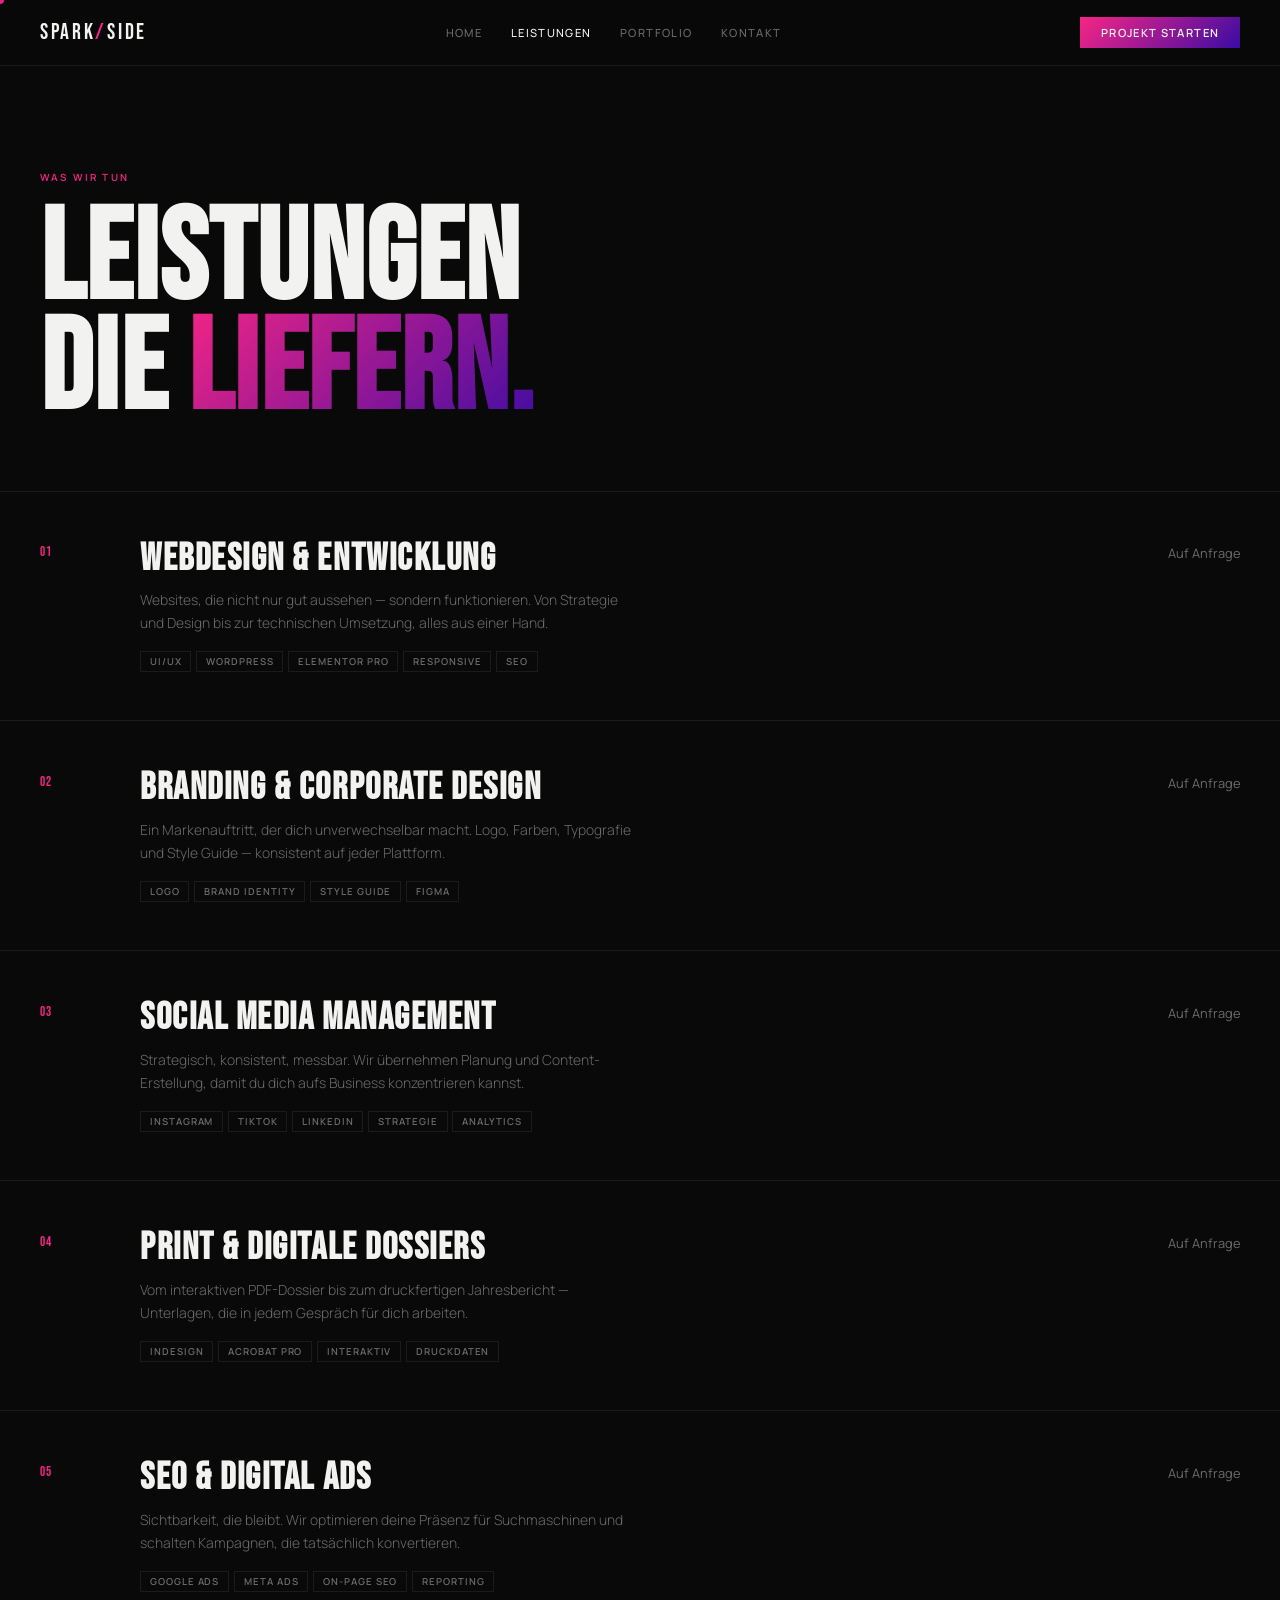
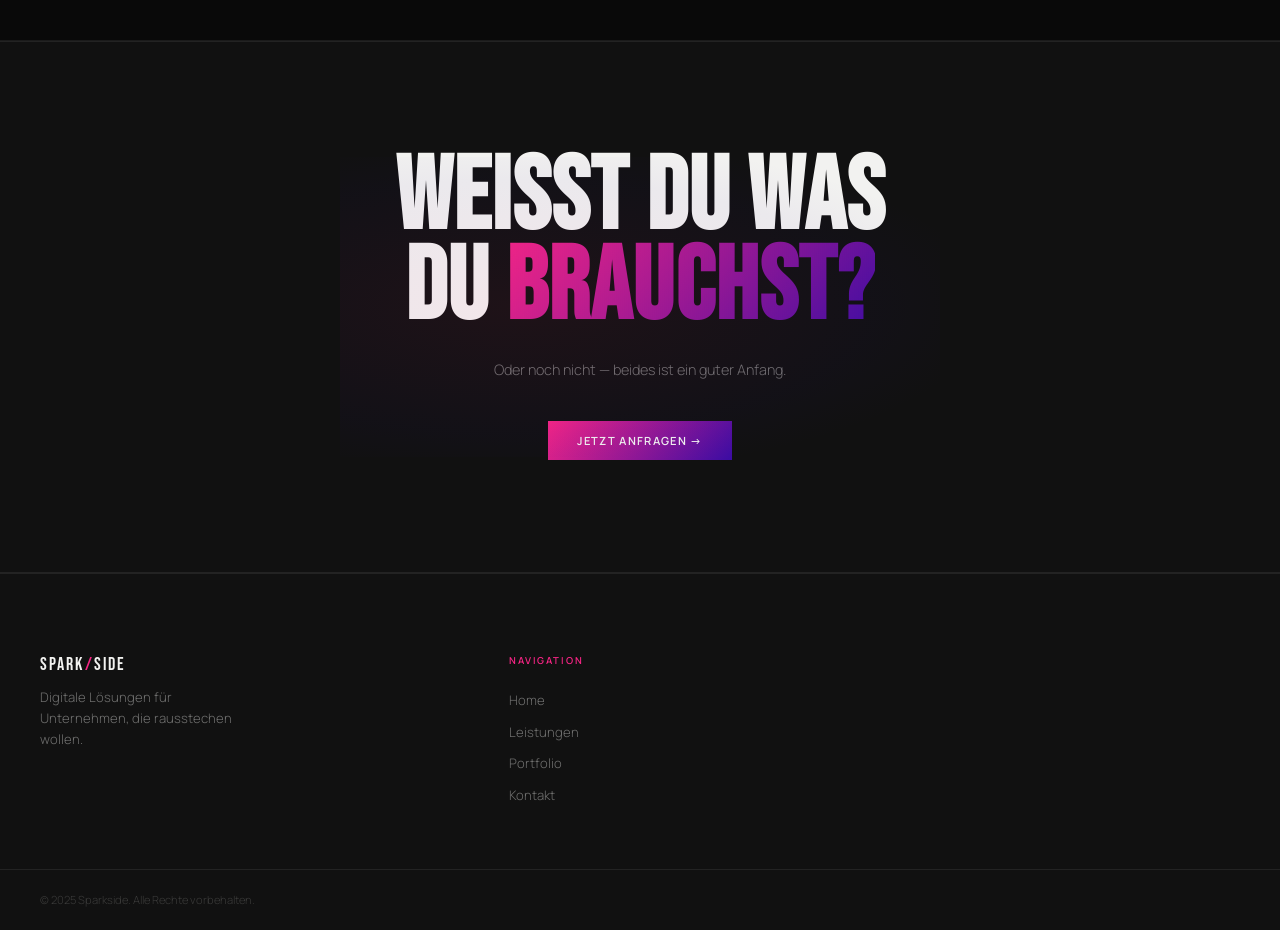
<file: services.html>
<!DOCTYPE html>
<html lang="de">
<head>
  <meta charset="UTF-8" />
  <meta name="viewport" content="width=device-width, initial-scale=1.0" />
  <title>Leistungen — Sparkside</title>
  <link href="https://fonts.googleapis.com/css2?family=Bebas+Neue&family=Manrope:wght@300;400;500;600&display=swap" rel="stylesheet" />
  <link rel="stylesheet" href="style.css" />
</head>
<body>
  <div id="cur"></div>

  <nav id="nav">
    <div class="nav-in">
      <a class="logo" href="/">SPARK<span>/</span>SIDE</a>
      <ul class="nl">
        <li><a href="/">Home</a></li>
        <li><a href="/services" class="on">Leistungen</a></li>
        <li><a href="/portfolio">Portfolio</a></li>
        <li><a href="/contact">Kontakt</a></li>
      </ul>
      <a class="ncta" href="/contact?typ=projekt">Projekt starten</a>
      <button class="burg" id="burg" aria-label="Menü"><span></span><span></span><span></span></button>
    </div>
  </nav>

  <div class="drw" id="drw">
    <a href="/" onclick="closeDrawer()">Home</a>
    <a href="/services" onclick="closeDrawer()">Leistungen</a>
    <a href="/portfolio" onclick="closeDrawer()">Portfolio</a>
    <a href="/contact" onclick="closeDrawer()">Kontakt</a>
    <a class="drw-cta" href="/contact?typ=projekt" onclick="closeDrawer()">Projekt starten →</a>
  </div>

  <div class="spacer"></div>

  <main>
    <div class="ph">
      <p class="tag rv">Was wir tun</p>
      <h1 class="rv d1">LEISTUNGEN<br>DIE <span>LIEFERN.</span></h1>
    </div>

    <div class="svl">
      <div class="svi rv">
        <div class="svi-n">01</div>
        <div class="svi-b">
          <h3>WEBDESIGN & ENTWICKLUNG</h3>
          <p>Websites, die nicht nur gut aussehen — sondern funktionieren. Von Strategie und Design bis zur technischen Umsetzung, alles aus einer Hand.</p>
          <div class="stags"><span class="stag">UI/UX</span><span class="stag">WordPress</span><span class="stag">Elementor Pro</span><span class="stag">Responsive</span><span class="stag">SEO</span></div>
        </div>
        <div class="svi-p">Auf Anfrage</div>
      </div>

      <div class="svi rv">
        <div class="svi-n">02</div>
        <div class="svi-b">
          <h3>BRANDING & CORPORATE DESIGN</h3>
          <p>Ein Markenauftritt, der dich unverwechselbar macht. Logo, Farben, Typografie und Style Guide — konsistent auf jeder Plattform.</p>
          <div class="stags"><span class="stag">Logo</span><span class="stag">Brand Identity</span><span class="stag">Style Guide</span><span class="stag">Figma</span></div>
        </div>
        <div class="svi-p">Auf Anfrage</div>
      </div>

      <div class="svi rv">
        <div class="svi-n">03</div>
        <div class="svi-b">
          <h3>SOCIAL MEDIA MANAGEMENT</h3>
          <p>Strategisch, konsistent, messbar. Wir übernehmen Planung und Content-Erstellung, damit du dich aufs Business konzentrieren kannst.</p>
          <div class="stags"><span class="stag">Instagram</span><span class="stag">TikTok</span><span class="stag">LinkedIn</span><span class="stag">Strategie</span><span class="stag">Analytics</span></div>
        </div>
        <div class="svi-p">Auf Anfrage</div>
      </div>

      <div class="svi rv">
        <div class="svi-n">04</div>
        <div class="svi-b">
          <h3>PRINT & DIGITALE DOSSIERS</h3>
          <p>Vom interaktiven PDF-Dossier bis zum druckfertigen Jahresbericht — Unterlagen, die in jedem Gespräch für dich arbeiten.</p>
          <div class="stags"><span class="stag">InDesign</span><span class="stag">Acrobat Pro</span><span class="stag">Interaktiv</span><span class="stag">Druckdaten</span></div>
        </div>
        <div class="svi-p">Auf Anfrage</div>
      </div>

      <div class="svi rv">
        <div class="svi-n">05</div>
        <div class="svi-b">
          <h3>SEO & DIGITAL ADS</h3>
          <p>Sichtbarkeit, die bleibt. Wir optimieren deine Präsenz für Suchmaschinen und schalten Kampagnen, die tatsächlich konvertieren.</p>
          <div class="stags"><span class="stag">Google Ads</span><span class="stag">Meta Ads</span><span class="stag">On-Page SEO</span><span class="stag">Reporting</span></div>
        </div>
        <div class="svi-p">Auf Anfrage</div>
      </div>
    </div>

    <div class="cta" style="margin-top:0">
      <h2>WEISST DU WAS<br>DU <span>BRAUCHST?</span></h2>
      <p>Oder noch nicht — beides ist ein guter Anfang.</p>
      <a class="btn btn-g" href="/contact?typ=projekt">Jetzt anfragen →</a>
    </div>
  </main>

  <footer class="foot">
    <div class="foot-top">
      <div>
        <div class="fl">SPARK<span>/</span>SIDE</div>
        <p class="ft-tag">Digitale Lösungen für Unternehmen, die rausstechen wollen.</p>
      </div>
      <div class="fcol">
        <h5>Navigation</h5>
        <ul>
          <li><a href="/">Home</a></li>
          <li><a href="/services">Leistungen</a></li>
          <li><a href="/portfolio">Portfolio</a></li>
          <li><a href="/contact">Kontakt</a></li>
        </ul>
      </div>
    </div>
    <div class="foot-bot">
      <span class="fcp">© 2025 Sparkside. Alle Rechte vorbehalten.</span>
    </div>
  </footer>

  <script src="script.js"></script>
</body>
</html>
</file>
<file: style.css>
:root {
  --bg: #090909;
  --bg2: #111111;
  --bg3: #191919;
  --g: #f72585;
  --gd: #c91f6c;
  --p2: #3a0ca3;
  --grad: linear-gradient(135deg, #f72585, #3a0ca3);
  --w: #f2f2f0;
  --dim: rgba(242, 242, 240, 0.42);
  --dimr: rgba(242, 242, 240, 0.14);
  --bdr: rgba(242, 242, 240, 0.08);
  --fh: 'Bebas Neue', sans-serif;
  --fb: 'Manrope', sans-serif;
  --nav: 66px;
}

*,
*::before,
*::after {
  box-sizing: border-box;
  margin: 0;
  padding: 0;
}

html {
  scroll-behavior: smooth;
}

body {
  background: var(--bg);
  color: var(--w);
  font-family: var(--fb);
  font-weight: 300;
  -webkit-font-smoothing: antialiased;
  overflow-x: hidden;
}

a {
  color: inherit;
  text-decoration: none;
}

ul {
  list-style: none;
}

img,
svg {
  display: block;
  max-width: 100%;
}

button,
input,
select,
textarea {
  font: inherit;
}

/* Cursor */
#cur {
  position: fixed;
  width: 8px;
  height: 8px;
  background: var(--g);
  border-radius: 50%;
  pointer-events: none;
  z-index: 9999;
  transform: translate(-50%, -50%);
  transition: width .2s, height .2s;
  mix-blend-mode: difference;
}

#cur.big {
  width: 40px;
  height: 40px;
}

/* Nav */
nav {
  position: fixed;
  top: 0;
  left: 0;
  right: 0;
  height: var(--nav);
  z-index: 800;
  background: rgba(9, 9, 9, 0.93);
  backdrop-filter: blur(18px);
  border-bottom: 1px solid var(--bdr);
  transition: border-color .3s, background .3s;
}

nav.sc {
  border-color: rgba(247, 37, 133, .18);
}

.nav-in {
  max-width: 1300px;
  margin: 0 auto;
  padding: 0 2.5rem;
  height: 100%;
  display: flex;
  align-items: center;
  justify-content: space-between;
  gap: 1rem;
}

.logo {
  font-family: var(--fh);
  font-size: 1.4rem;
  letter-spacing: .12em;
  color: var(--w);
  cursor: pointer;
  display: inline-flex;
  align-items: center;
  flex-shrink: 0;
}

.logo span {
  color: var(--g);
}

.nl {
  display: flex;
  align-items: center;
}

.nl li {
  display: flex;
}

.nl a {
  font-size: .7rem;
  font-weight: 500;
  letter-spacing: .12em;
  text-transform: uppercase;
  color: var(--dim);
  padding: .45rem .9rem;
  cursor: pointer;
  transition: color .2s;
  display: inline-flex;
  align-items: center;
}

.nl a:hover,
.nl a.on,
.nl a[aria-current="page"] {
  color: var(--w);
}

.ncta {
  font-size: .7rem;
  font-weight: 600;
  letter-spacing: .12em;
  text-transform: uppercase;
  color: var(--w);
  background: var(--grad);
  padding: .52rem 1.3rem;
  cursor: pointer;
  transition: filter .25s, transform .15s;
  display: inline-flex;
  align-items: center;
  justify-content: center;
  white-space: nowrap;
  flex-shrink: 0;
}

.ncta:hover {
  filter: brightness(1.14);
  transform: translateY(-1px);
}

.burg {
  display: none;
  flex-direction: column;
  gap: 5px;
  background: none;
  border: none;
  cursor: pointer;
  padding: 6px;
}

.burg span {
  display: block;
  width: 22px;
  height: 1.5px;
  background: var(--w);
  transition: transform .3s, opacity .3s;
}

.burg.open span:nth-child(1) {
  transform: translateY(6.5px) rotate(45deg);
}

.burg.open span:nth-child(2) {
  opacity: 0;
}

.burg.open span:nth-child(3) {
  transform: translateY(-6.5px) rotate(-45deg);
}

.drw {
  display: none;
  position: fixed;
  top: var(--nav);
  left: 0;
  right: 0;
  background: var(--bg2);
  border-bottom: 1px solid var(--bdr);
  padding: 2rem 2.5rem 3rem;
  z-index: 799;
}

.drw.open {
  display: block;
}

.drw a {
  display: block;
  font-family: var(--fh);
  font-size: 2.8rem;
  letter-spacing: .06em;
  color: var(--dim);
  padding: .2rem 0;
  border-bottom: 1px solid var(--bdr);
  cursor: pointer;
  transition: color .15s;
}

.drw a:hover {
  color: var(--g);
}

.drw-cta {
  display: inline-flex !important;
  align-items: center;
  justify-content: center;
  margin-top: 1.8rem;
  font-size: .7rem !important;
  font-family: var(--fb) !important;
  font-weight: 600;
  letter-spacing: .14em;
  text-transform: uppercase;
  background: var(--grad) !important;
  color: var(--w) !important;
  padding: .65rem 1.6rem !important;
  border: none !important;
  cursor: pointer;
  transition: filter .25s;
}

.drw-cta:hover {
  filter: brightness(1.14);
  color: var(--w) !important;
}

.spacer {
  height: var(--nav);
}

/* Shared */
main {
  width: 100%;
}

.tag {
  font-size: .62rem;
  font-weight: 600;
  letter-spacing: .22em;
  text-transform: uppercase;
  color: var(--g);
  margin-bottom: 1.2rem;
}

.w-wrap {
  max-width: 1300px;
  margin: 0 auto;
  padding: 0 2.5rem;
}

.sec {
  padding: 8rem 2.5rem;
  max-width: 1300px;
  margin: 0 auto;
}

/* Default: always visible (no-JS fallback) */
.rv {
  opacity: 1;
  transform: none;
}

/* JS is active: hide until .in is added */
.js .rv {
  opacity: 0;
  transform: translateY(28px);
  transition:
    opacity .75s cubic-bezier(.22, 1, .36, 1),
    transform .75s cubic-bezier(.22, 1, .36, 1);
}

/* Element in viewport: reveal */
.js .rv.in {
  opacity: 1;
  transform: none;
}

.rv.d1 {
  transition-delay: .1s;
}

.rv.d2 {
  transition-delay: .2s;
}

.rv.d3 {
  transition-delay: .3s;
}

.rv.d4 {
  transition-delay: .4s;
}

.tlink {
  font-size: .68rem;
  font-weight: 600;
  letter-spacing: .16em;
  text-transform: uppercase;
  color: var(--g);
  cursor: pointer;
  display: inline-flex;
  align-items: center;
  gap: .5rem;
  transition: gap .2s;
}

.tlink:hover {
  gap: .9rem;
}

.btn {
  font-size: .7rem;
  font-weight: 600;
  letter-spacing: .12em;
  text-transform: uppercase;
  padding: .75rem 1.8rem;
  cursor: pointer;
  border: none;
  display: inline-flex;
  align-items: center;
  justify-content: center;
  transition: background .2s, color .2s, transform .15s, border-color .2s, filter .25s;
  font-family: var(--fb);
  white-space: nowrap;
}

.btn:hover {
  transform: translateY(-2px);
}

.btn-g {
  background: var(--grad);
  color: var(--w);
}

.btn-g:hover {
  filter: brightness(1.14);
}

.btn-o {
  background: transparent;
  color: var(--dim);
  border: 1px solid var(--bdr);
}

.btn-o:hover {
  color: var(--w);
  border-color: var(--dimr);
}

/* Hero */
.hero {
  min-height: calc(100vh - var(--nav));
  display: flex;
  flex-direction: column;
  justify-content: flex-end;
  padding: 0 2.5rem 3.5rem;
  max-width: 1300px;
  margin: 0 auto;
}

.hero-kick {
  font-size: .62rem;
  font-weight: 600;
  letter-spacing: .24em;
  text-transform: uppercase;
  color: var(--g);
  margin-bottom: 1.6rem;
  display: flex;
  align-items: center;
  gap: .8rem;
}

.hero-kick::before {
  content: '';
  width: 24px;
  height: 1.5px;
  background: var(--g);
}

.hero h1 {
  font-family: var(--fh);
  font-size: clamp(5rem, 13vw, 14rem);
  line-height: .88;
  letter-spacing: .01em;
  color: var(--w);
}

.hero h1 .st {
  color: transparent;
  -webkit-text-stroke: 2px var(--g);
}

.hero-row {
  display: flex;
  align-items: flex-end;
  justify-content: space-between;
  margin-top: 3rem;
  padding-top: 2rem;
  border-top: 1px solid var(--bdr);
  flex-wrap: wrap;
  gap: 2rem;
}

.hero-sub {
  font-size: .9rem;
  color: var(--dim);
  max-width: 320px;
  line-height: 1.6;
}

.hero-btns {
  display: flex;
  gap: .8rem;
  align-items: center;
  flex-wrap: wrap;
}

/* Ticker */
.tick-wrap {
  overflow: hidden;
  border-top: 1px solid var(--bdr);
  border-bottom: 1px solid var(--bdr);
  background: var(--bg2);
  padding: .75rem 0;
}

.tick-t {
  display: flex;
  gap: 2.5rem;
  animation: tick 26s linear infinite;
  white-space: nowrap;
  width: max-content;
}

.tick-t span {
  font-size: .6rem;
  font-weight: 600;
  letter-spacing: .22em;
  text-transform: uppercase;
  color: var(--dim);
  flex-shrink: 0;
}

.tick-t .s {
  color: var(--g);
  font-size: .55rem;
}

@keyframes tick {
  from {
    transform: translateX(0);
  }

  to {
    transform: translateX(-50%);
  }
}

/* Intro */
.intro {
  padding: 9rem 2.5rem;
  max-width: 1300px;
  margin: 0 auto;
  border-bottom: 1px solid var(--bdr);
}

.intro-g {
  display: grid;
  grid-template-columns: 1fr 1fr;
  gap: 6rem;
  align-items: end;
}

.intro-g h2 {
  font-family: var(--fh);
  font-size: clamp(3rem, 7vw, 7rem);
  line-height: .88;
  color: var(--w);
}

.intro-g h2 span {
  background: var(--grad);
  -webkit-background-clip: text;
  -webkit-text-fill-color: transparent;
  background-clip: text;
}

.intro-r p {
  font-size: .92rem;
  color: var(--dim);
  line-height: 1.7;
  margin-bottom: 1rem;
}

.stats {
  display: grid;
  grid-template-columns: repeat(3, 1fr);
  margin-top: 5rem;
  border: 1px solid var(--bdr);
}

.stat {
  padding: 2.5rem 2rem;
  border-right: 1px solid var(--bdr);
  transition: background .2s;
}

.stat:last-child {
  border-right: none;
}

.stat:hover {
  background: var(--bg2);
}

.sn {
  font-family: var(--fh);
  font-size: clamp(3rem, 6vw, 5.5rem);
  line-height: 1;
  color: var(--w);
  letter-spacing: .02em;
}

.sn span {
  color: var(--g);
}

.sl {
  font-size: .78rem;
  color: var(--dim);
  margin-top: .4rem;
  font-weight: 400;
}

/* Work */
.wh {
  display: flex;
  justify-content: space-between;
  align-items: flex-end;
  margin-bottom: 2.5rem;
  flex-wrap: wrap;
  gap: 1rem;
}

.wh h2 {
  font-family: var(--fh);
  font-size: clamp(3rem, 6vw, 6rem);
  line-height: .88;
  color: var(--w);
}

.wh h2 span {
  background: var(--grad);
  -webkit-background-clip: text;
  -webkit-text-fill-color: transparent;
  background-clip: text;
}

.wg {
  display: grid;
  grid-template-columns: 1.5fr 1fr;
  grid-template-rows: auto auto;
  gap: 2px;
  background: var(--bdr);
}

.wi {
  position: relative;
  overflow: hidden;
  background: var(--bg2);
  cursor: pointer;
  display: block;
}

.wi.tall {
  grid-row: 1 / 3;
}

.wi-img {
  overflow: hidden;
  height: 100%;
  min-height: 260px;
  position: relative;
}

.wi-ph {
  width: 100%;
  height: 100%;
  min-height: inherit;
  display: flex;
  align-items: center;
  justify-content: center;
  transition: transform .7s cubic-bezier(.22, 1, .36, 1);
}

.wi:hover .wi-ph {
  transform: scale(1.04);
}

.ph1 {
  background: #101210;
}

.ph2 {
  background: #0e0e14;
}

.ph3 {
  background: #100e0e;
}

.wi-ph span {
  font-size: .58rem;
  letter-spacing: .14em;
  text-transform: uppercase;
  color: rgba(242, 242, 240, .1);
}

.wi::before {
  content: '';
  position: absolute;
  bottom: 0;
  left: 0;
  height: 2px;
  width: 0;
  background: var(--grad);
  transition: width .4s cubic-bezier(.22, 1, .36, 1);
  z-index: 2;
}

.wi:hover::before {
  width: 100%;
}

.wi-info {
  position: absolute;
  bottom: 0;
  left: 0;
  right: 0;
  padding: 1.4rem 1.6rem;
  background: linear-gradient(to top, rgba(9, 9, 9, .88) 0%, transparent 100%);
  transform: translateY(4px);
  opacity: 0;
  transition: opacity .3s, transform .3s;
}

.wi:hover .wi-info {
  opacity: 1;
  transform: none;
}

.wi-title {
  font-family: var(--fh);
  font-size: 1.3rem;
  letter-spacing: .05em;
  color: var(--w);
  margin-bottom: .2rem;
}

.wi-cat {
  font-size: .62rem;
  font-weight: 600;
  letter-spacing: .14em;
  text-transform: uppercase;
  color: var(--g);
}

.wi-arr {
  position: absolute;
  top: 1.2rem;
  right: 1.4rem;
  font-size: 1.1rem;
  color: var(--g);
  transition: transform .25s;
}

.wi:hover .wi-arr {
  transform: translate(3px, -3px);
}

.wi-lbl {
  padding: 1rem 0 .2rem;
  display: flex;
  justify-content: space-between;
  align-items: center;
}

.wi-lbl-t {
  font-family: var(--fh);
  font-size: .95rem;
  letter-spacing: .04em;
  color: var(--w);
}

.wi-lbl-c {
  font-size: .62rem;
  color: var(--dim);
}

/* CTA */
.cta {
  padding: 7rem 2.5rem;
  text-align: center;
  background: var(--bg2);
  border-top: 1px solid var(--bdr);
  border-bottom: 1px solid var(--bdr);
  position: relative;
  overflow: hidden;
}

.cta::after {
  content: '';
  position: absolute;
  top: 50%;
  left: 50%;
  transform: translate(-50%, -50%);
  width: 600px;
  height: 300px;
  background: radial-gradient(ellipse at 30%, rgba(247, 37, 133, .06) 0%, rgba(58, 12, 163, .04) 60%, transparent 80%);
  pointer-events: none;
}

.cta h2 {
  font-family: var(--fh);
  font-size: clamp(3rem, 8vw, 8.5rem);
  line-height: .88;
  color: var(--w);
  margin-bottom: 1.5rem;
  letter-spacing: .01em;
}

.cta h2 span {
  background: var(--grad);
  -webkit-background-clip: text;
  -webkit-text-fill-color: transparent;
  background-clip: text;
}

.cta p {
  font-size: .9rem;
  color: var(--dim);
  margin-bottom: 2.5rem;
  line-height: 1.6;
}

/* Page header */
.ph {
  padding: 6.5rem 2.5rem 4rem;
  max-width: 1300px;
  margin: 0 auto;
  border-bottom: 1px solid var(--bdr);
}

.ph h1 {
  font-family: var(--fh);
  font-size: clamp(4rem, 10vw, 10rem);
  line-height: .86;
  letter-spacing: .01em;
  color: var(--w);
  margin-top: 1.4rem;
}

.ph h1 span {
  background: var(--grad);
  -webkit-background-clip: text;
  -webkit-text-fill-color: transparent;
  background-clip: text;
}

/* Services */
.svl {
  max-width: 1300px;
  margin: 0 auto;
}

.svi {
  display: grid;
  grid-template-columns: 60px 1fr 140px;
  gap: 2.5rem;
  align-items: start;
  padding: 3rem 2.5rem;
  border-bottom: 1px solid var(--bdr);
  transition: background .2s;
  position: relative;
  overflow: hidden;
}

.svi::before {
  content: '';
  position: absolute;
  left: 0;
  top: 0;
  bottom: 0;
  width: 0;
  background: var(--grad);
  transition: width .4s cubic-bezier(.22, 1, .36, 1);
}

.svi:hover::before {
  width: 2px;
}

.svi:hover {
  background: var(--bg2);
}

.svi-n {
  font-family: var(--fh);
  font-size: .82rem;
  letter-spacing: .1em;
  color: var(--g);
  padding-top: .3rem;
}

.svi-b h3 {
  font-family: var(--fh);
  font-size: clamp(1.6rem, 3vw, 2.5rem);
  letter-spacing: .04em;
  color: var(--w);
  margin-bottom: .7rem;
  line-height: 1;
}

.svi-b p {
  font-size: .87rem;
  color: var(--dim);
  line-height: 1.65;
  max-width: 500px;
}

.stags {
  display: flex;
  flex-wrap: wrap;
  gap: .3rem;
  margin-top: 1rem;
}

.stag {
  font-size: .6rem;
  font-weight: 600;
  letter-spacing: .1em;
  text-transform: uppercase;
  border: 1px solid var(--bdr);
  color: var(--dim);
  padding: .2rem .55rem;
  transition: border-color .2s, color .2s;
}

.svi:hover .stag {
  border-color: rgba(247, 37, 133, .22);
  color: rgba(247, 37, 133, .75);
}

.svi-p {
  font-size: .8rem;
  color: var(--dim);
  padding-top: .3rem;
  text-align: right;
  font-weight: 400;
}

/* Portfolio */
.pg {
  max-width: 1300px;
  margin: 0 auto;
  padding: 4rem 2.5rem 8rem;
  display: grid;
  grid-template-columns: 1fr 1fr;
  gap: 2.5rem;
}

.pi {
  cursor: pointer;
  position: relative;
  display: block;
}

.pi-img {
  aspect-ratio: 4 / 3;
  overflow: hidden;
  position: relative;
}

.pi-in {
  width: 100%;
  height: 100%;
  transition: transform .65s cubic-bezier(.22, 1, .36, 1);
}

.pi:hover .pi-in {
  transform: scale(1.05);
}

.pph {
  display: flex;
  align-items: center;
  justify-content: center;
  font-size: .58rem;
  letter-spacing: .14em;
  text-transform: uppercase;
  color: rgba(242, 242, 240, .1);
}

.pi-line {
  height: 1.5px;
  background: var(--bdr);
  margin: 1.3rem 0 1.1rem;
  transition: background .3s;
}

.pi:hover .pi-line {
  background: var(--g);
}

.pi-meta {
  display: flex;
  justify-content: space-between;
  align-items: flex-end;
  gap: 1rem;
}

.pi-t {
  font-family: var(--fh);
  font-size: 1.2rem;
  letter-spacing: .05em;
  color: var(--w);
  margin-bottom: .25rem;
  line-height: 1;
}

.pi-c {
  font-size: .62rem;
  font-weight: 500;
  letter-spacing: .1em;
  text-transform: uppercase;
  color: var(--dim);
}

.pi-a {
  font-size: 1.1rem;
  color: var(--g);
  transition: transform .25s;
  flex-shrink: 0;
}

.pi:hover .pi-a {
  transform: translate(3px, -3px);
}

/* Contact */
.cg {
  max-width: 1300px;
  margin: 0 auto;
  padding: 0 2.5rem 8rem;
  display: grid;
  grid-template-columns: 1fr 1.15fr;
  gap: 7rem;
  align-items: start;
}

.cl h2 {
  font-family: var(--fh);
  font-size: clamp(3rem, 6vw, 6.5rem);
  line-height: .86;
  letter-spacing: .01em;
  color: var(--w);
  margin: 1.4rem 0 1.5rem;
}

.cl h2 span {
  background: var(--grad);
  -webkit-background-clip: text;
  -webkit-text-fill-color: transparent;
  background-clip: text;
}

.cl p {
  font-size: .9rem;
  color: var(--dim);
  line-height: 1.65;
  margin-bottom: 3rem;
}

.cdet {
  padding: 1.2rem 0;
  border-bottom: 1px solid var(--bdr);
  display: flex;
  gap: 1rem;
  align-items: flex-start;
}

.cdet-ic {
  width: 30px;
  height: 30px;
  flex-shrink: 0;
  border: 1px solid var(--bdr);
  display: flex;
  align-items: center;
  justify-content: center;
  margin-top: 2px;
  transition: border-color .2s;
}

.cdet:hover .cdet-ic {
  border-color: var(--g);
}

.cdet-ic svg {
  width: 12px;
  height: 12px;
  stroke: var(--g);
  fill: none;
  stroke-width: 1.8;
}

.cdet-l {
  font-size: .6rem;
  font-weight: 600;
  letter-spacing: .18em;
  text-transform: uppercase;
  color: var(--g);
  margin-bottom: .2rem;
}

.cdet-v {
  font-size: .87rem;
  color: var(--dim);
}

.cf {
  display: flex;
  flex-direction: column;
  gap: 1.2rem;
}

.fg {
  display: flex;
  flex-direction: column;
  gap: .45rem;
}

.fg label {
  font-size: .6rem;
  font-weight: 600;
  letter-spacing: .18em;
  text-transform: uppercase;
  color: var(--dim);
}

.fg input,
.fg textarea,
.fg select {
  background: var(--bg2);
  border: 1px solid var(--bdr);
  color: var(--w);
  font-family: var(--fb);
  font-size: .87rem;
  font-weight: 300;
  padding: .85rem 1rem;
  outline: none;
  width: 100%;
  transition: border-color .25s, background .25s;
  -webkit-appearance: none;
  appearance: none;
  border-radius: 0;
}

.fg input:focus,
.fg textarea:focus,
.fg select:focus {
  border-color: rgba(247, 37, 133, .5);
}

.fg select {
  background-image: url("data:image/svg+xml,%3Csvg xmlns='http://www.w3.org/2000/svg' width='10' height='6' viewBox='0 0 10 6'%3E%3Cpath d='M0 0l5 6 5-6z' fill='rgba(242,242,240,0.35)'/%3E%3C/svg%3E");
  background-repeat: no-repeat;
  background-position: right 1rem center;
  padding-right: 2.5rem;
}

.fg input::placeholder,
.fg textarea::placeholder {
  color: rgba(242, 242, 240, .18);
}

.fg textarea {
  resize: vertical;
  min-height: 125px;
}

.fg select option {
  background: var(--bg);
}

.fr {
  display: grid;
  grid-template-columns: 1fr 1fr;
  gap: 1.2rem;
}

.fsub {
  font-size: .72rem;
  font-weight: 600;
  letter-spacing: .14em;
  text-transform: uppercase;
  background: var(--grad);
  color: var(--w);
  border: none;
  padding: .95rem 2.5rem;
  cursor: pointer;
  align-self: flex-start;
  transition: filter .25s, transform .15s;
  margin-top: .3rem;
  font-family: var(--fb);
}

.fsub:hover {
  filter: brightness(1.14);
  transform: translateY(-1px);
}

.fsub:disabled {
  opacity: .5;
  cursor: not-allowed;
  transform: none;
}

/* Footer */
.foot {
  background: var(--bg2);
  border-top: 1px solid var(--bdr);
}

.foot-top {
  max-width: 1300px;
  margin: 0 auto;
  padding: 5rem 2.5rem 4rem;
  display: grid;
  grid-template-columns: 2fr 1fr 1fr 1fr;
  gap: 3.5rem;
}

.fl {
  font-family: var(--fh);
  font-size: 1.1rem;
  letter-spacing: .12em;
  color: var(--w);
  margin-bottom: .7rem;
}

.fl span {
  color: var(--g);
}

.ft-tag {
  font-size: .82rem;
  color: var(--dim);
  max-width: 200px;
  line-height: 1.6;
  margin-bottom: 1.6rem;
}

.fsoc {
  display: flex;
  gap: .5rem;
}

.fsoc a {
  width: 30px;
  height: 30px;
  border: 1px solid var(--bdr);
  display: flex;
  align-items: center;
  justify-content: center;
  color: var(--dim);
  transition: border-color .2s, color .2s;
}

.fsoc a:hover {
  border-color: var(--g);
  color: var(--g);
}

.fsoc svg {
  width: 12px;
  height: 12px;
  fill: currentColor;
}

.fcol h5 {
  font-size: .6rem;
  font-weight: 600;
  letter-spacing: .2em;
  text-transform: uppercase;
  color: var(--g);
  margin-bottom: 1.3rem;
}

.fcol ul {
  display: flex;
  flex-direction: column;
  gap: .6rem;
}

.fcol ul a,
.fcol ul span {
  font-size: .82rem;
  color: var(--dim);
  cursor: pointer;
  transition: color .2s;
}

.fcol ul a:hover {
  color: var(--w);
}

.foot-bot {
  border-top: 1px solid var(--bdr);
  max-width: 1300px;
  margin: 0 auto;
  padding: 1.4rem 2.5rem;
  display: flex;
  justify-content: space-between;
  align-items: center;
  flex-wrap: wrap;
  gap: 1rem;
}

.fcp {
  font-size: .7rem;
  color: rgba(242, 242, 240, .18);
}

.flg {
  display: flex;
  gap: 1.5rem;
}

.flg a {
  font-size: .7rem;
  color: rgba(242, 242, 240, .18);
  cursor: pointer;
  transition: color .2s;
}

.flg a:hover {
  color: var(--g);
}

/* Responsive */
@media (max-width: 960px) {

  .nl,
  .ncta {
    display: none;
  }

  .burg {
    display: flex;
  }

  .intro-g {
    grid-template-columns: 1fr;
    gap: 3rem;
  }

  .stats {
    grid-template-columns: 1fr 1fr;
  }

  .wg {
    grid-template-columns: 1fr;
  }

  .wi.tall {
    grid-row: auto;
  }

  .svi {
    grid-template-columns: 40px 1fr;
  }

  .svi-p {
    display: none;
  }

  .pg {
    grid-template-columns: 1fr;
  }

  .cg {
    grid-template-columns: 1fr;
    gap: 3rem;
  }

  .fr {
    grid-template-columns: 1fr;
  }

  .foot-top {
    grid-template-columns: 1fr 1fr;
    gap: 2.5rem;
  }
}

@media (max-width: 580px) {
  :root {
    --nav: 58px;
  }

  .hero,
  .sec,
  .ph,
  .pg,
  .cg,
  .svi,
  .intro,
  .cta,
  .foot-top,
  .foot-bot,
  .nav-in,
  .drw {
    padding-left: 1.25rem;
    padding-right: 1.25rem;
  }

  .stats {
    grid-template-columns: 1fr;
  }

  .foot-top {
    grid-template-columns: 1fr;
  }

  #cur {
    display: none;
  }

  .hero-btns {
    width: 100%;
  }

  .hero-btns .btn {
    width: 100%;
  }

  .pi-meta,
  .wh,
  .hero-row {
    align-items: flex-start;
  }
}

.form-msg {
  margin-bottom: 1.5rem;
  padding: 1rem 1.2rem;
  border: 1px solid var(--bdr);
  font-size: .82rem;
  line-height: 1.5;
  background: var(--bg2);
}

.form-msg.success {
  border-color: rgba(247, 37, 133, 0.35);
  color: var(--w);
}

.form-msg.error,
.form-msg.invalid-email,
.form-msg.send-error {
  border-color: rgba(255, 90, 90, 0.25);
  color: var(--w);
}

/* ============================================================
   IMAGE FILLS (real photos in .wi and .pi containers)
   ============================================================ */
.wi-img img,
.pi-img img {
  width: 100%;
  height: 100%;
  object-fit: cover;
  display: block;
  transition: transform .7s cubic-bezier(.22, 1, .36, 1);
}

.wi:hover .wi-img img {
  transform: scale(1.04);
}

.pi:hover .pi-img img {
  transform: scale(1.05);
}

.wi-img {
  min-height: 240px;
}

.wi.tall .wi-img {
  min-height: 560px;
}

/* ============================================================
   PORTFOLIO FILTER TABS
   ============================================================ */
.pf-tabs {
  display: flex;
  flex-wrap: wrap;
  gap: .4rem;
  margin-bottom: 3rem;
}

.pf-tab {
  font-size: .65rem;
  font-weight: 600;
  letter-spacing: .16em;
  text-transform: uppercase;
  padding: .5rem 1.2rem;
  cursor: pointer;
  background: transparent;
  color: var(--dim);
  border: 1px solid var(--bdr);
  transition: color .2s, background .2s, border-color .2s;
  font-family: var(--fb);
}

.pf-tab:hover {
  color: var(--w);
  border-color: rgba(247, 37, 133, .4);
}

.pf-tab.active {
  background: var(--grad);
  color: var(--w);
  border-color: transparent;
}

.pi.pf-hidden {
  display: none !important;
}

/* ============================================================
   FEATURED HERO CARD (All in One Bar on portfolio.html)
   ============================================================ */
.pi-hero {
  grid-column: 1 / -1;
  position: relative;
  overflow: hidden;
  display: block;
  cursor: pointer;
  aspect-ratio: 21 / 9;
  min-height: 380px;
  width: 100%;
}

.pi-hero-img {
  position: absolute;
  inset: 0;
  width: 100%;
  height: 100%;
}

.pi-hero-img img,
.pi-hero-img video {
  width: 100%;
  height: 100%;
  object-fit: cover;
  display: block;
  transition: transform .9s cubic-bezier(.22, 1, .36, 1);
}

.pi-hero:hover .pi-hero-img img {
  transform: scale(1.04);
}

.pi-hero-overlay {
  position: absolute;
  inset: 0;
  background: linear-gradient(to top, rgba(9, 9, 9, .88) 0%, rgba(9, 9, 9, .08) 55%, transparent 100%);
  display: flex;
  align-items: flex-end;
  padding: 2.5rem 3rem;
  transition: background .3s;
}

.pi-hero:hover .pi-hero-overlay {
  background: linear-gradient(to top, rgba(9, 9, 9, .94) 0%, rgba(9, 9, 9, .2) 55%, transparent 100%);
}

.pi-hero-title {
  font-family: var(--fh);
  font-size: clamp(2.8rem, 6vw, 6.5rem);
  line-height: .86;
  letter-spacing: .02em;
  color: var(--w);
  margin: .6rem 0 1rem;
}

.pi-hero-arr {
  position: absolute;
  top: 1.5rem;
  right: 1.8rem;
  font-size: 1.2rem;
  color: var(--g);
  transition: transform .25s;
}

.pi-hero:hover .pi-hero-arr {
  transform: translate(3px, -3px);
}

.pi-hero::before {
  content: '';
  position: absolute;
  bottom: 0;
  left: 0;
  height: 2px;
  width: 0;
  background: var(--grad);
  transition: width .5s cubic-bezier(.22, 1, .36, 1);
  z-index: 2;
}

.pi-hero:hover::before {
  width: 100%;
}

.pi-tags {
  display: flex;
  flex-wrap: wrap;
  gap: .4rem;
  margin-top: .4rem;
}

.pi-tag {
  font-size: .58rem;
  font-weight: 600;
  letter-spacing: .1em;
  text-transform: uppercase;
  border: 1px solid rgba(242, 242, 240, .18);
  color: rgba(242, 242, 240, .5);
  padding: .22rem .6rem;
}

/* 3-column portfolio grid */
.pg-3 {
  max-width: 1300px;
  margin: 0 auto;
  padding: 2.5rem 2.5rem 8rem;
  display: grid;
  grid-template-columns: repeat(3, 1fr);
  gap: 2.5rem;
}

/* ============================================================
   LIGHTBOX
   ============================================================ */
.lb {
  position: fixed;
  inset: 0;
  background: rgba(5, 5, 5, .97);
  z-index: 9000;
  display: flex;
  align-items: center;
  justify-content: center;
  opacity: 0;
  pointer-events: none;
  transition: opacity .25s;
}

.lb.open {
  opacity: 1;
  pointer-events: all;
}

.lb-inner {
  max-width: 92vw;
  max-height: 92vh;
  display: flex;
  align-items: center;
  justify-content: center;
}

.lb-img {
  max-width: 92vw;
  max-height: 92vh;
  object-fit: contain;
  display: block;
  user-select: none;
}

.lb-close {
  position: fixed;
  top: 1.2rem;
  right: 1.2rem;
  width: 38px;
  height: 38px;
  background: rgba(242, 242, 240, .06);
  border: 1px solid rgba(242, 242, 240, .1);
  color: var(--w);
  font-size: 1rem;
  cursor: pointer;
  display: flex;
  align-items: center;
  justify-content: center;
  transition: background .2s, border-color .2s;
  font-family: var(--fb);
  line-height: 1;
}

.lb-close:hover {
  background: rgba(247, 37, 133, .2);
  border-color: rgba(247, 37, 133, .4);
}

.lb-prev,
.lb-next {
  position: fixed;
  top: 50%;
  transform: translateY(-50%);
  width: 42px;
  height: 42px;
  background: rgba(242, 242, 240, .06);
  border: 1px solid rgba(242, 242, 240, .1);
  color: var(--w);
  font-size: 1.1rem;
  cursor: pointer;
  display: flex;
  align-items: center;
  justify-content: center;
  transition: background .2s, border-color .2s;
  user-select: none;
  font-family: var(--fb);
}

.lb-prev {
  left: .8rem;
}

.lb-next {
  right: .8rem;
}

.lb-prev:hover,
.lb-next:hover {
  background: rgba(247, 37, 133, .2);
  border-color: rgba(247, 37, 133, .4);
}

.lb-count {
  position: fixed;
  bottom: 1.2rem;
  left: 50%;
  transform: translateX(-50%);
  font-size: .6rem;
  font-weight: 600;
  letter-spacing: .22em;
  text-transform: uppercase;
  color: var(--dim);
}

/* ============================================================
   GALLERY (CSS columns / masonry)
   ============================================================ */
.gal {
  columns: 3;
  column-gap: 4px;
}

.gal-item {
  break-inside: avoid;
  margin-bottom: 4px;
  cursor: zoom-in;
  position: relative;
  overflow: hidden;
  display: block;
}

.gal-item img {
  width: 100%;
  height: auto;
  display: block;
  transition: transform .5s cubic-bezier(.22, 1, .36, 1);
}

.gal-item:hover img {
  transform: scale(1.03);
}

.gal-item::after {
  content: '';
  position: absolute;
  inset: 0;
  background: rgba(0, 0, 0, 0);
  transition: background .3s;
}

.gal-item:hover::after {
  background: rgba(247, 37, 133, .05);
}

/* ============================================================
   VIDEO SECTION
   ============================================================ */
.vid-grid {
  display: grid;
  grid-template-columns: repeat(auto-fit, minmax(280px, 1fr));
  gap: 1.5rem;
  margin: 1.5rem 0 3rem;
}

.vid-item {
  background: var(--bg2);
  border: 1px solid var(--bdr);
  overflow: hidden;
}

.vid-item video {
  width: 100%;
  display: block;
  max-height: 560px;
  object-fit: cover;
  background: #000;
}

.vid-caption {
  padding: .75rem 1rem;
  font-size: .6rem;
  font-weight: 600;
  letter-spacing: .14em;
  text-transform: uppercase;
  color: var(--dim);
  border-top: 1px solid var(--bdr);
}

/* ============================================================
   PROJECT DETAIL PAGES
   ============================================================ */
.proj-hero {
  width: 100%;
  height: 68vh;
  min-height: 340px;
  position: relative;
  overflow: hidden;
}

.proj-hero img {
  width: 100%;
  height: 100%;
  object-fit: cover;
}

.proj-hero::after {
  content: '';
  position: absolute;
  bottom: 0;
  left: 0;
  right: 0;
  height: 55%;
  background: linear-gradient(to top, rgba(9, 9, 9, .92), transparent);
  pointer-events: none;
}

.proj-meta {
  max-width: 1300px;
  margin: 0 auto;
  padding: 3rem 2.5rem;
  display: grid;
  grid-template-columns: 1fr 280px;
  gap: 4rem;
  border-bottom: 1px solid var(--bdr);
}

.proj-title {
  font-family: var(--fh);
  font-size: clamp(2.8rem, 7vw, 7rem);
  line-height: .86;
  letter-spacing: .01em;
  color: var(--w);
  margin: .8rem 0 1.5rem;
}

.proj-title span {
  background: var(--grad);
  -webkit-background-clip: text;
  -webkit-text-fill-color: transparent;
  background-clip: text;
}

.proj-desc {
  font-size: .92rem;
  color: var(--dim);
  line-height: 1.75;
  max-width: 580px;
  margin-bottom: 1.5rem;
}

.proj-sidebar {
  padding-top: .2rem;
}

.proj-info-row {
  padding: 1rem 0;
  border-bottom: 1px solid var(--bdr);
}

.proj-info-row:first-child {
  border-top: 1px solid var(--bdr);
}

.proj-info-label {
  font-size: .58rem;
  font-weight: 600;
  letter-spacing: .2em;
  text-transform: uppercase;
  color: var(--g);
  margin-bottom: .3rem;
}

.proj-info-val {
  font-size: .86rem;
  color: var(--dim);
  line-height: 1.5;
}

.proj-body {
  max-width: 1300px;
  margin: 0 auto;
  padding: 3.5rem 2.5rem 6rem;
}

.proj-section-title {
  font-family: var(--fh);
  font-size: clamp(1.8rem, 3.5vw, 3rem);
  letter-spacing: .04em;
  color: var(--w);
  margin: 3rem 0 1.5rem;
  display: flex;
  align-items: center;
  gap: 1.5rem;
}

.proj-section-title::after {
  content: '';
  flex: 1;
  height: 1px;
  background: var(--bdr);
}

.proj-nav {
  display: flex;
  justify-content: space-between;
  align-items: center;
  padding: 2.5rem 0 0;
  border-top: 1px solid var(--bdr);
  margin-top: 3rem;
  flex-wrap: wrap;
  gap: 1rem;
}

.breadcrumb {
  max-width: 1300px;
  margin: 0 auto;
  padding: 1.2rem 2.5rem;
  font-size: .62rem;
  font-weight: 600;
  letter-spacing: .14em;
  text-transform: uppercase;
  color: var(--dim);
  border-bottom: 1px solid var(--bdr);
  display: flex;
  gap: .6rem;
  align-items: center;
}

.breadcrumb a {
  color: var(--g);
  transition: opacity .2s;
}

.breadcrumb a:hover {
  opacity: .7;
}

.breadcrumb-sep {
  color: var(--bdr);
}

/* Subsections for event locations */
.event-sub {
  padding: 2.5rem 0;
  border-bottom: 1px solid var(--bdr);
}

.event-sub:last-child {
  border-bottom: none;
}

.event-sub-title {
  font-family: var(--fh);
  font-size: clamp(1.6rem, 3vw, 2.5rem);
  letter-spacing: .04em;
  color: var(--w);
  margin-bottom: .5rem;
}

.event-sub-meta {
  font-size: .62rem;
  font-weight: 600;
  letter-spacing: .16em;
  text-transform: uppercase;
  color: var(--g);
  margin-bottom: 1.5rem;
}

.event-sub p {
  font-size: .88rem;
  color: var(--dim);
  line-height: 1.7;
  max-width: 580px;
  margin-bottom: 1.5rem;
}

/* ============================================================
   PORTRAIT PLACEHOLDER (contact.html)
   ============================================================ */
.portrait-ph {
  width: 100%;
  aspect-ratio: 1 / 1;
  max-width: 300px;
  position: relative;
  overflow: hidden;
  margin-bottom: 1.8rem;
  /* left accent line */
  border-left: 3px solid;
  border-image: var(--grad) 1;
}

.portrait-ph::after {
  /* bottom fade into page background */
  content: '';
  position: absolute;
  bottom: 0;
  left: 0;
  right: 0;
  height: 35%;
  background: linear-gradient(to bottom, transparent, var(--bg));
  pointer-events: none;
}

.portrait-ph-inner {
  position: absolute;
  inset: 0;
}

.portrait-img {
  width: 100%;
  height: 100%;
  object-fit: cover;
  object-position: center top;
  display: block;
  filter: saturate(.92) contrast(1.04);
}

.portrait-name {
  font-size: .6rem;
  font-weight: 600;
  letter-spacing: .22em;
  text-transform: uppercase;
  color: var(--dim);
  margin-bottom: 1.6rem;
}

/* ============================================================
   RESPONSIVE ADDITIONS
   ============================================================ */

/* ---- Section container (replaces inline styles in portfolio.html) ---- */
.pf-section {
  max-width: 1300px;
  margin: 0 auto;
  padding: 3rem 2.5rem 0;
  overflow: visible;
}

.pf-section--hero {
  overflow: hidden;
}

/* ---- Tablet (≤960px) ---- */
@media (max-width: 960px) {
  .pg-3 {
    grid-template-columns: 1fr 1fr;
  }

  .proj-meta {
    grid-template-columns: 1fr;
    gap: 2rem;
  }

  .gal {
    columns: 2;
  }

  .pi-hero-overlay {
    padding: 1.8rem 2rem;
  }

  .pi-hero {
    aspect-ratio: 16 / 9;
    min-height: unset;
  }

  .wg {
    grid-template-columns: 1fr 1fr;
    gap: 1rem;
  }

  .wi.tall .wi-img {
    min-height: 380px;
  }

  .vid-grid {
    grid-template-columns: 1fr;
  }

  .foot-top {
    grid-template-columns: 1fr 1fr;
    gap: 2rem;
  }

  .pf-section {
    padding: 2rem 1.5rem 0;
  }
}

/* ---- Mobile (≤580px) ---- */
@media (max-width: 580px) {

  /* Layout */
  .pg-3 {
    grid-template-columns: 1fr;
    padding: 1rem 1rem 5rem;
  }

  .wg {
    grid-template-columns: 1fr;
    gap: .75rem;
    padding: 0 1rem;
  }

  .wi.tall .wi-img {
    min-height: 56vw;
  }

  .wi-img {
    min-height: 52vw;
  }

  /* Gallery */
  .gal {
    columns: 1;
  }

  .gal-item {
    margin-bottom: 2px;
  }

  /* Project hero */
  .proj-hero {
    height: 44vw;
    min-height: 200px;
  }

  .proj-meta,
  .proj-body,
  .breadcrumb {
    padding-left: 1rem;
    padding-right: 1rem;
  }

  .proj-meta {
    padding-top: 1.5rem;
  }

  .proj-title {
    font-size: clamp(2rem, 11vw, 3.5rem);
  }

  .proj-section-title {
    font-size: clamp(1.6rem, 8vw, 2.5rem);
  }

  /* Portfolio hero card */
  .pi-hero {
    aspect-ratio: 4 / 5;
    min-height: unset;
    width: 100%;
  }

  .pi-hero-overlay {
    padding: 1.2rem 1rem;
  }

  .pi-hero-title {
    font-size: clamp(1.8rem, 9vw, 3rem);
  }

  .pf-section {
    padding: 1.5rem 1rem 0;
    overflow: hidden;
  }

  /* Videos */
  .vid-grid {
    grid-template-columns: 1fr !important;
    gap: 1rem;
  }

  .vid-item[style*="max-width"] {
    max-width: 100% !important;
  }

  .vid-item video {
    max-height: 72vw;
  }

  /* Type */
  .ph h1,
  .ph .h1 {
    font-size: clamp(2.4rem, 14vw, 5rem);
  }

  /* Footer */
  .foot-top {
    grid-template-columns: 1fr;
  }

  .foot-bot {
    flex-direction: column;
    gap: 1rem;
    text-align: center;
  }

  .flg {
    justify-content: center;
  }

  /* Nav */
  .ncta {
    display: none;
  }
}

/* ---- Extra small (≤400px) ---- */
@media (max-width: 400px) {
  .pi-hero {
    aspect-ratio: 3 / 4;
  }

  .gal {
    columns: 1;
  }
}

/* vid-label alias */
.vid-label {
  padding: .75rem 1rem;
  font-size: .6rem;
  font-weight: 600;
  letter-spacing: .14em;
  text-transform: uppercase;
  color: var(--dim);
  border-top: 1px solid var(--bdr);
}

/* Portrait name label */
.portrait-name {
  font-family: var(--fh);
  font-size: 1.6rem;
  letter-spacing: .08em;
  color: var(--w);
  margin: 0 0 .4rem;
  line-height: 1;
}

/* Video inside wi-img card (index.html Selected Work) */
.wi-img video {
  position: absolute;
  inset: 0;
  width: 100%;
  height: 100%;
  object-fit: cover;
  display: block;
}
</file>
